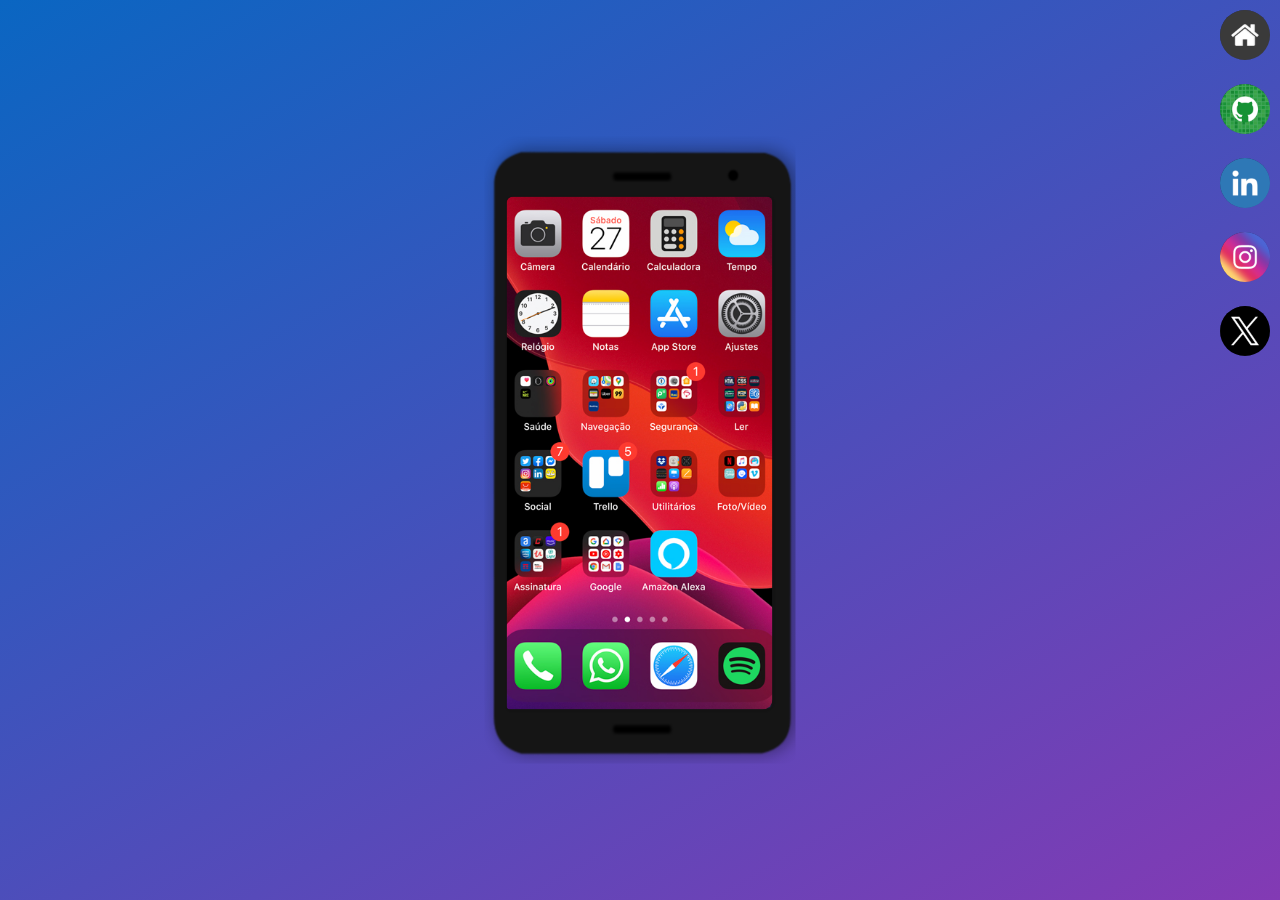
<file: index.html>
<!DOCTYPE html>
<!-- Declaração html5 -->
<html lang="pt-br">
    <!-- Define o idioma principal da pagina como portugues brasil -->
<head>
    <!-- Seção de metadados e configurações -->
    <meta charset="UTF-8">
    <!-- Codificação de caracteres UTF-8 para suportar acentos e caracteres especiais -->
    <meta name="viewport" content="width=device-width, initial-scale=1.0">
    <!-- Configuração de vieport-->

    <title>Pagina Inicial</title>
    <!-- Titulo da pagina (aba navegador) -->
    <link rel="shortcut icon" href="image/Favicon.png" type="image/x-icon">
    <!-- Favicon do site apare do lado esquerdo do titulo da pagina -->
     <link rel="stylesheet" href="css/style.css">
</head>
<body> <!-- Corpo principal do documento -->
    <main>

        <section id="phone"> <!-- Seção com ID "telefone" Contendo uma imagem de um telefone--> 
        
            <iframe src="home.html" name="tela" id="tela" frameborder="0"> seu navegador não é compativel com esse Iframe </iframe>

        </section>

        <section id="social-media"> <!-- Seção com ID "redes-sociais" contendo os ícones/link -->
            <a href="home.html" target="tela"> <img src="image/logo-home.jpg" alt="home"></a> <br>
            <a href="github.html" target="tela"> <img src="image/logo-github.jpg" alt="logo-github"></a><br>
            <a href="linkedin.html" target="tela"> <img src="image/logo-linkedin.png" alt="linkedin"></a><br>
            <a href="instagram.html" target="tela"> <img src="image/logo-instagram.jpg" alt="instagram"></a><br>
            <a href="x.html" target="tela"><img src="image/x.png" alt="x"></a> <br>
        </section>
    </main>
</body>
</html>
</file>
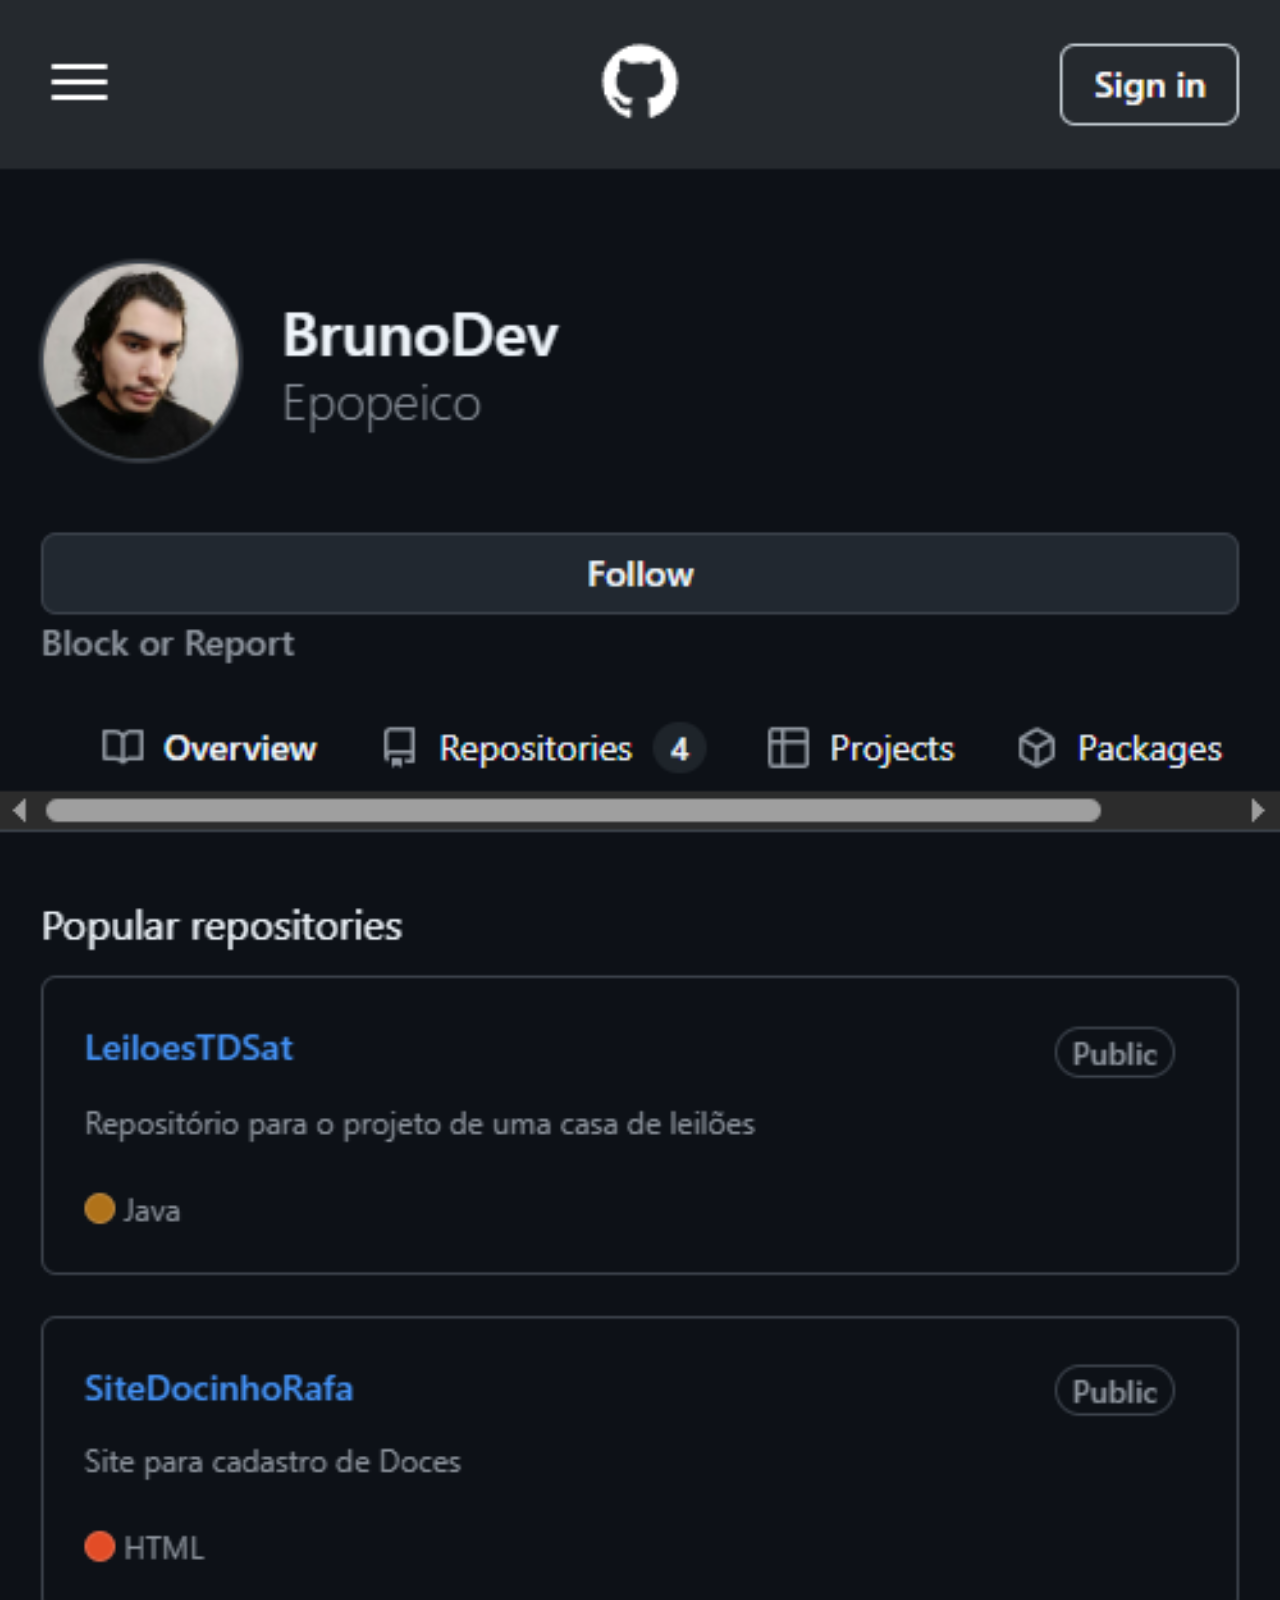
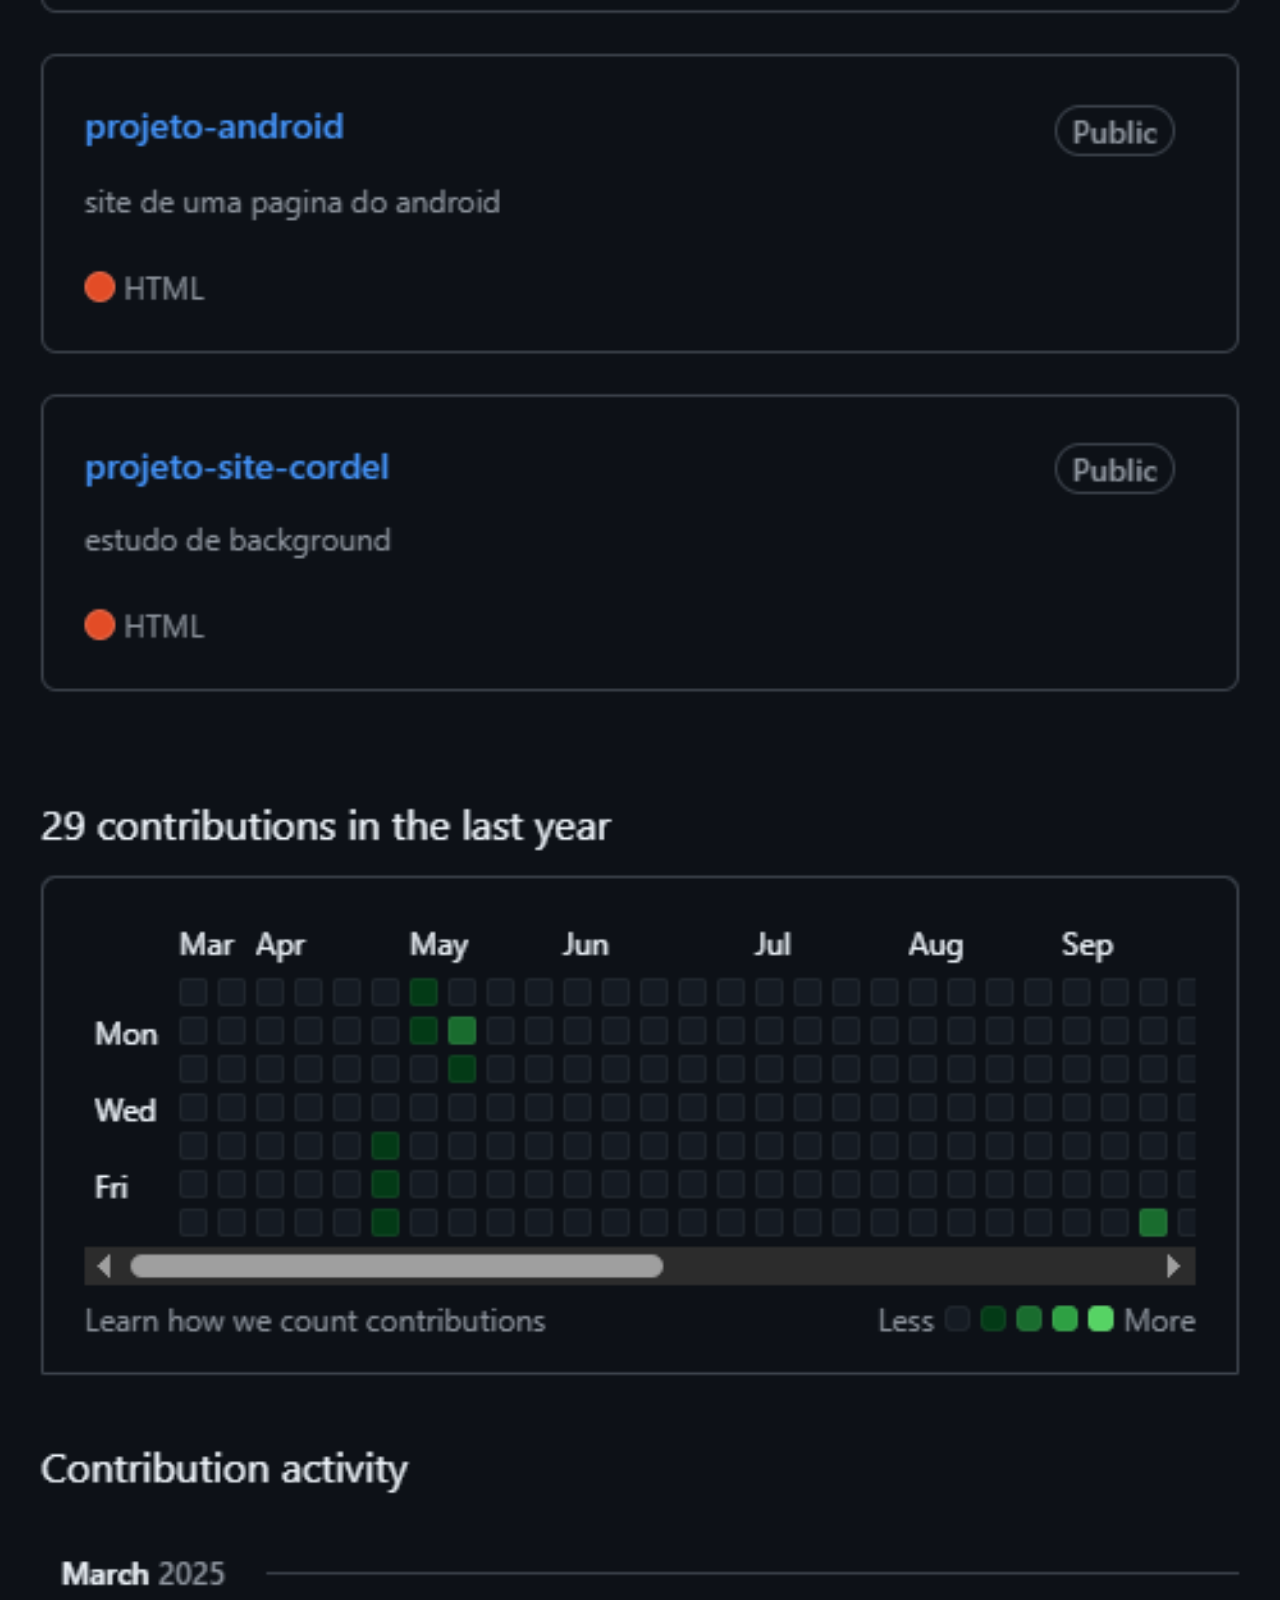
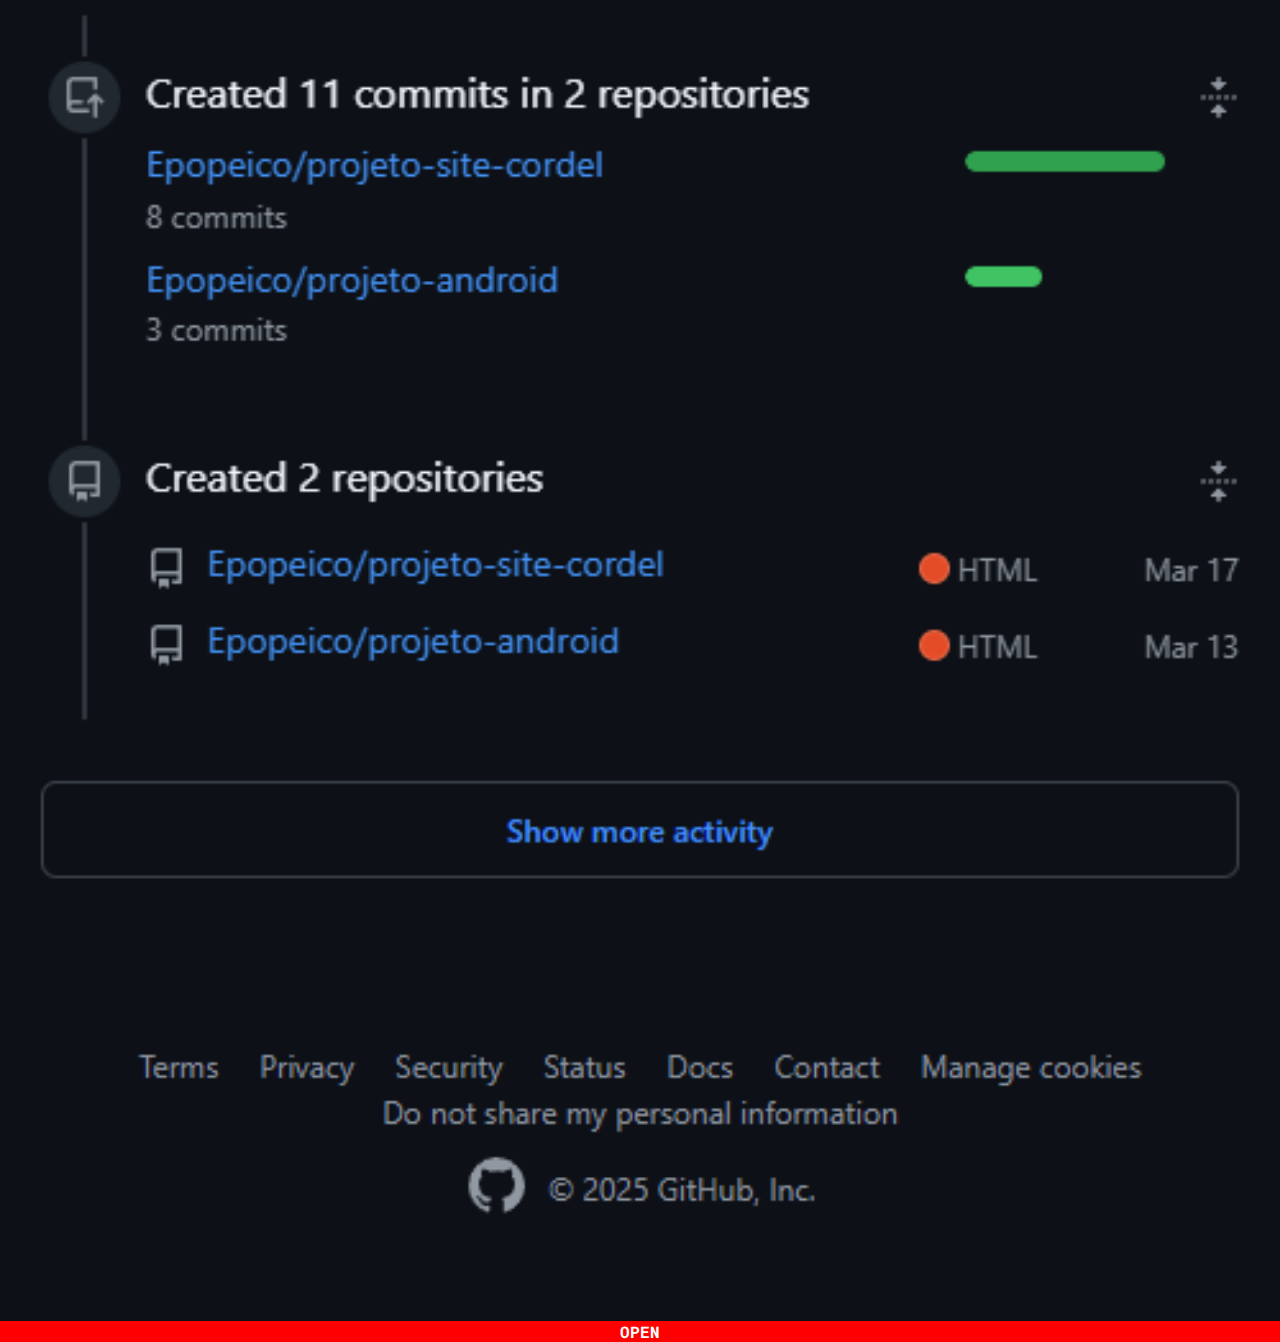
<file: github.html>
<!DOCTYPE html>
<html lang="pt-br">
<head>
    <meta charset="UTF-8">
    <meta name="viewport" content="width=device-width, initial-scale=1.0">
    <title>Github</title>
    <link rel="stylesheet" href="css/social-media.css">
    <link rel="shortcut icon" href="image/Favicon.png" type="image/x-icon">
</head>
<body>
    <img src="image/telaGithub.png" alt="Github">
    <a href="https://github.com/Epopeico" target="_blank">OPEN</a>
</body>
</html>
</file>
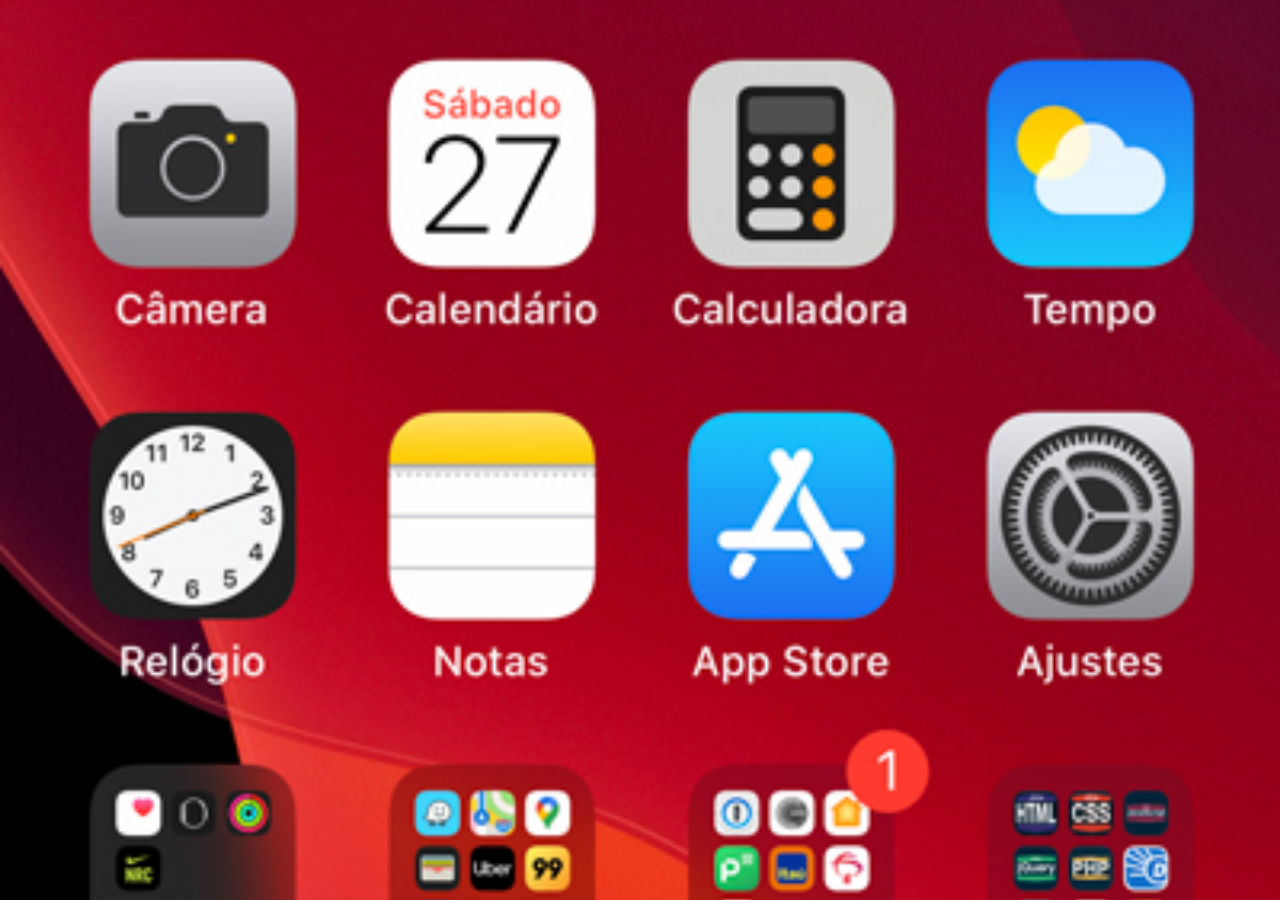
<file: home.html>
<!DOCTYPE html>
<html lang="pt-br">
<head>
    <meta charset="UTF-8">
    <meta name="viewport" content="width=device-width, initial-scale=1.0">
    <title>home</title>
    <link rel="shortcut icon" href="image/Favicon.png" type="image/x-icon">
    <style>
        *{
            margin: 0px;
            padding: 0px;
        }
        body {
            height: 100vh;
            width: 100vw;
            background: url(image/tela-home.jpg) no-repeat top center;
            background-size: cover;                 
        }
        
    </style>
</head>
<body>
</body>
</html>
</file>
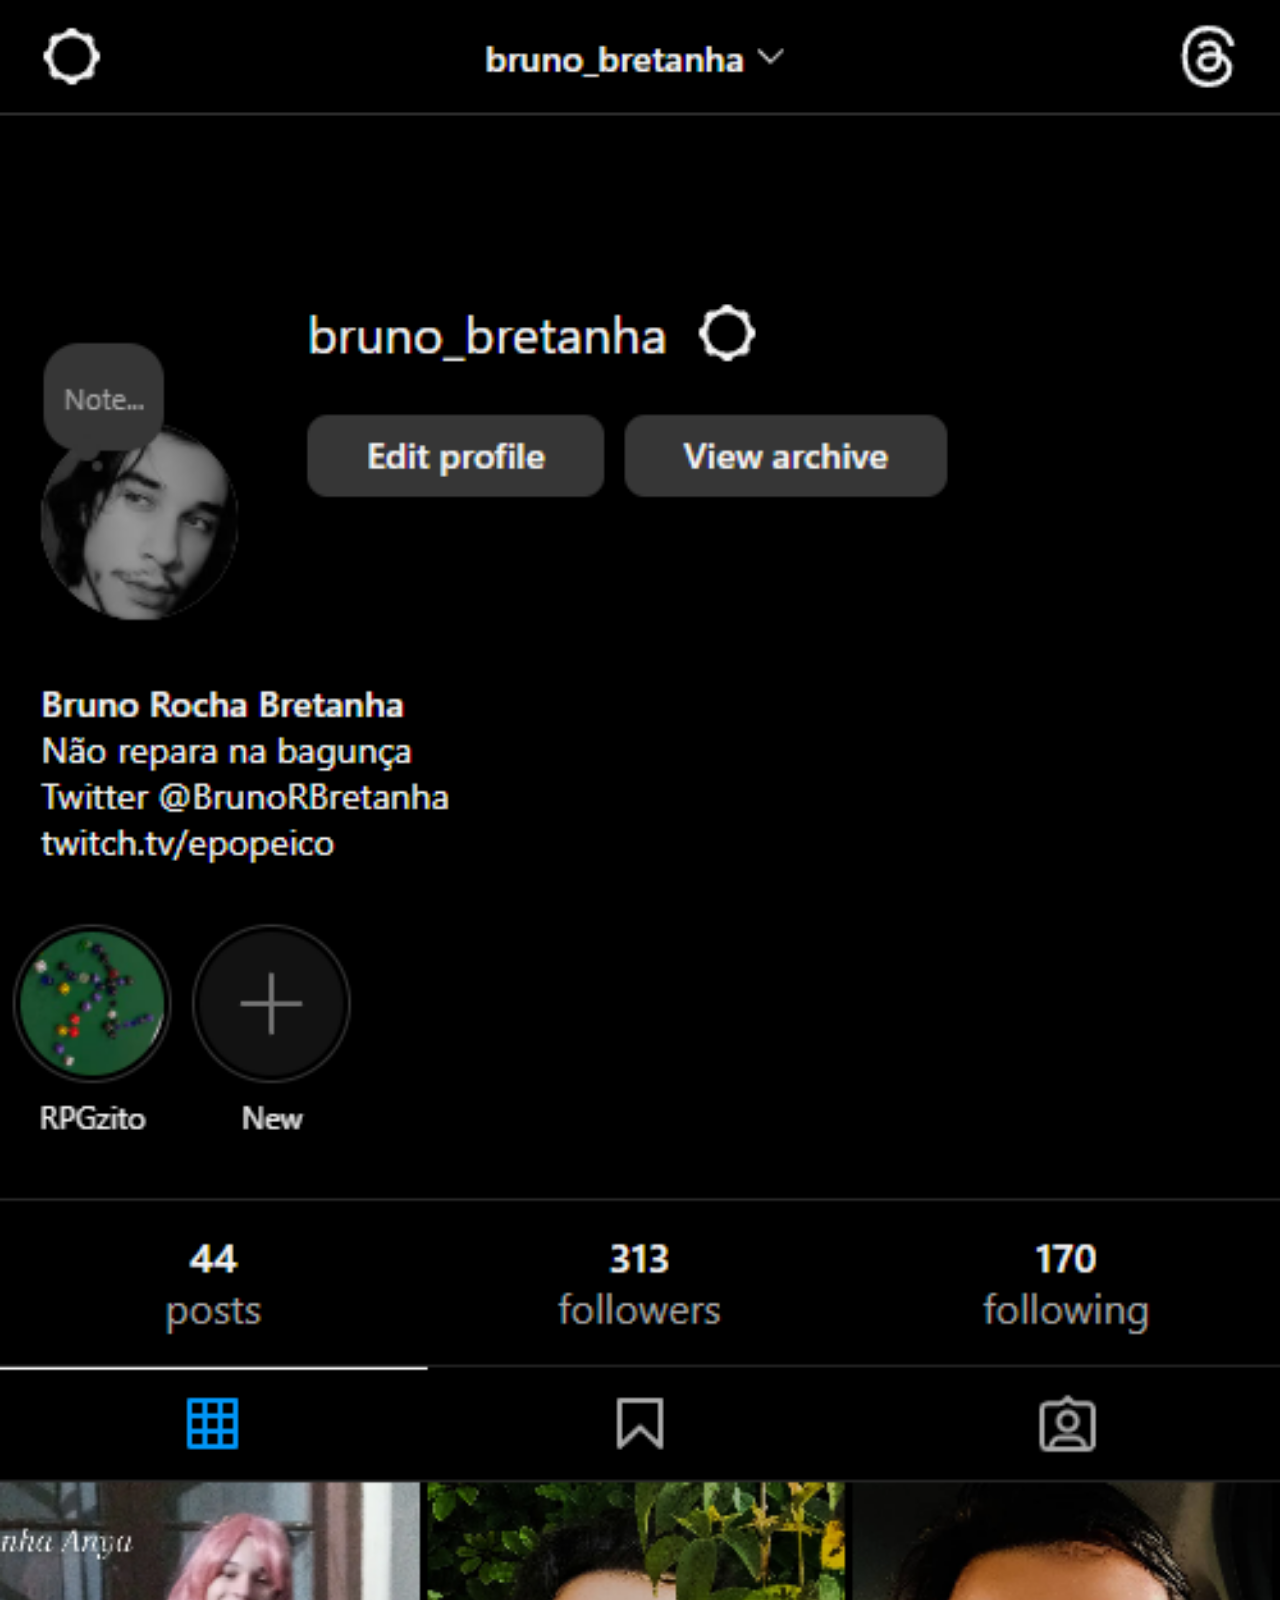
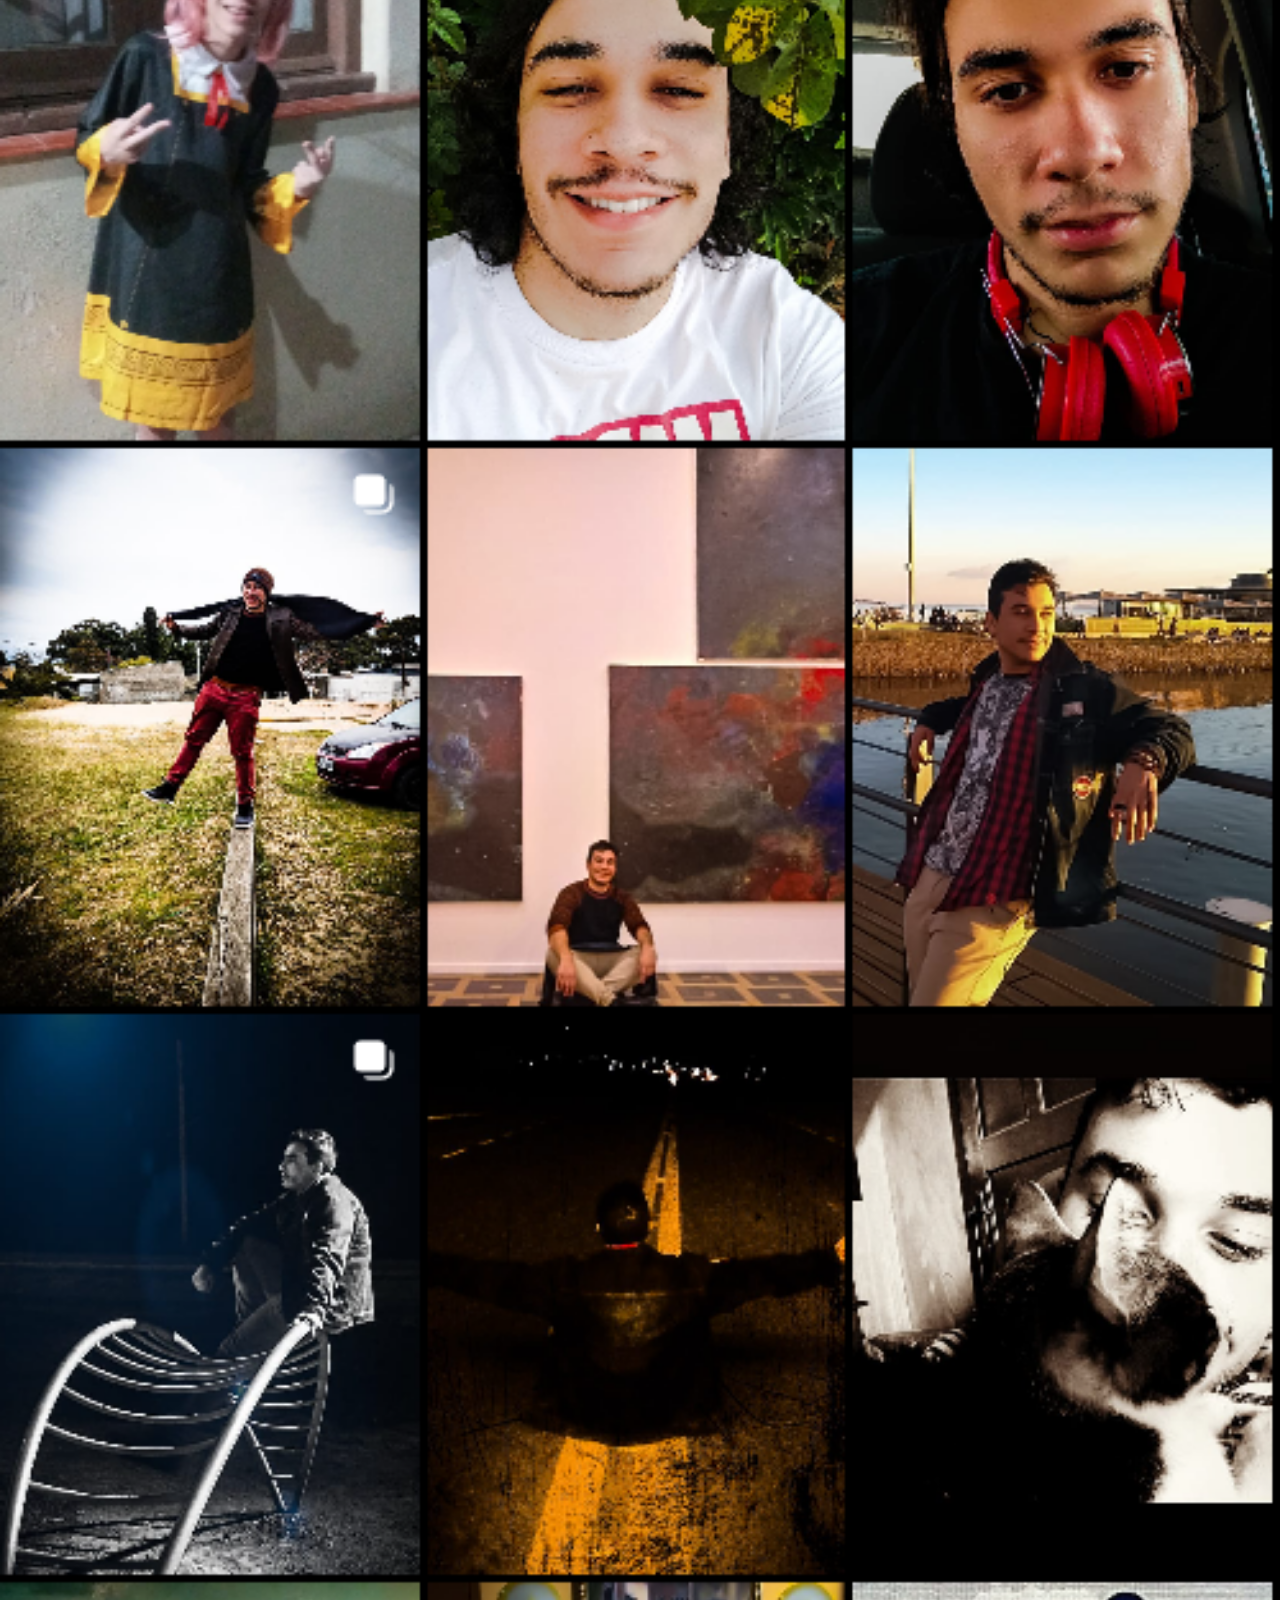
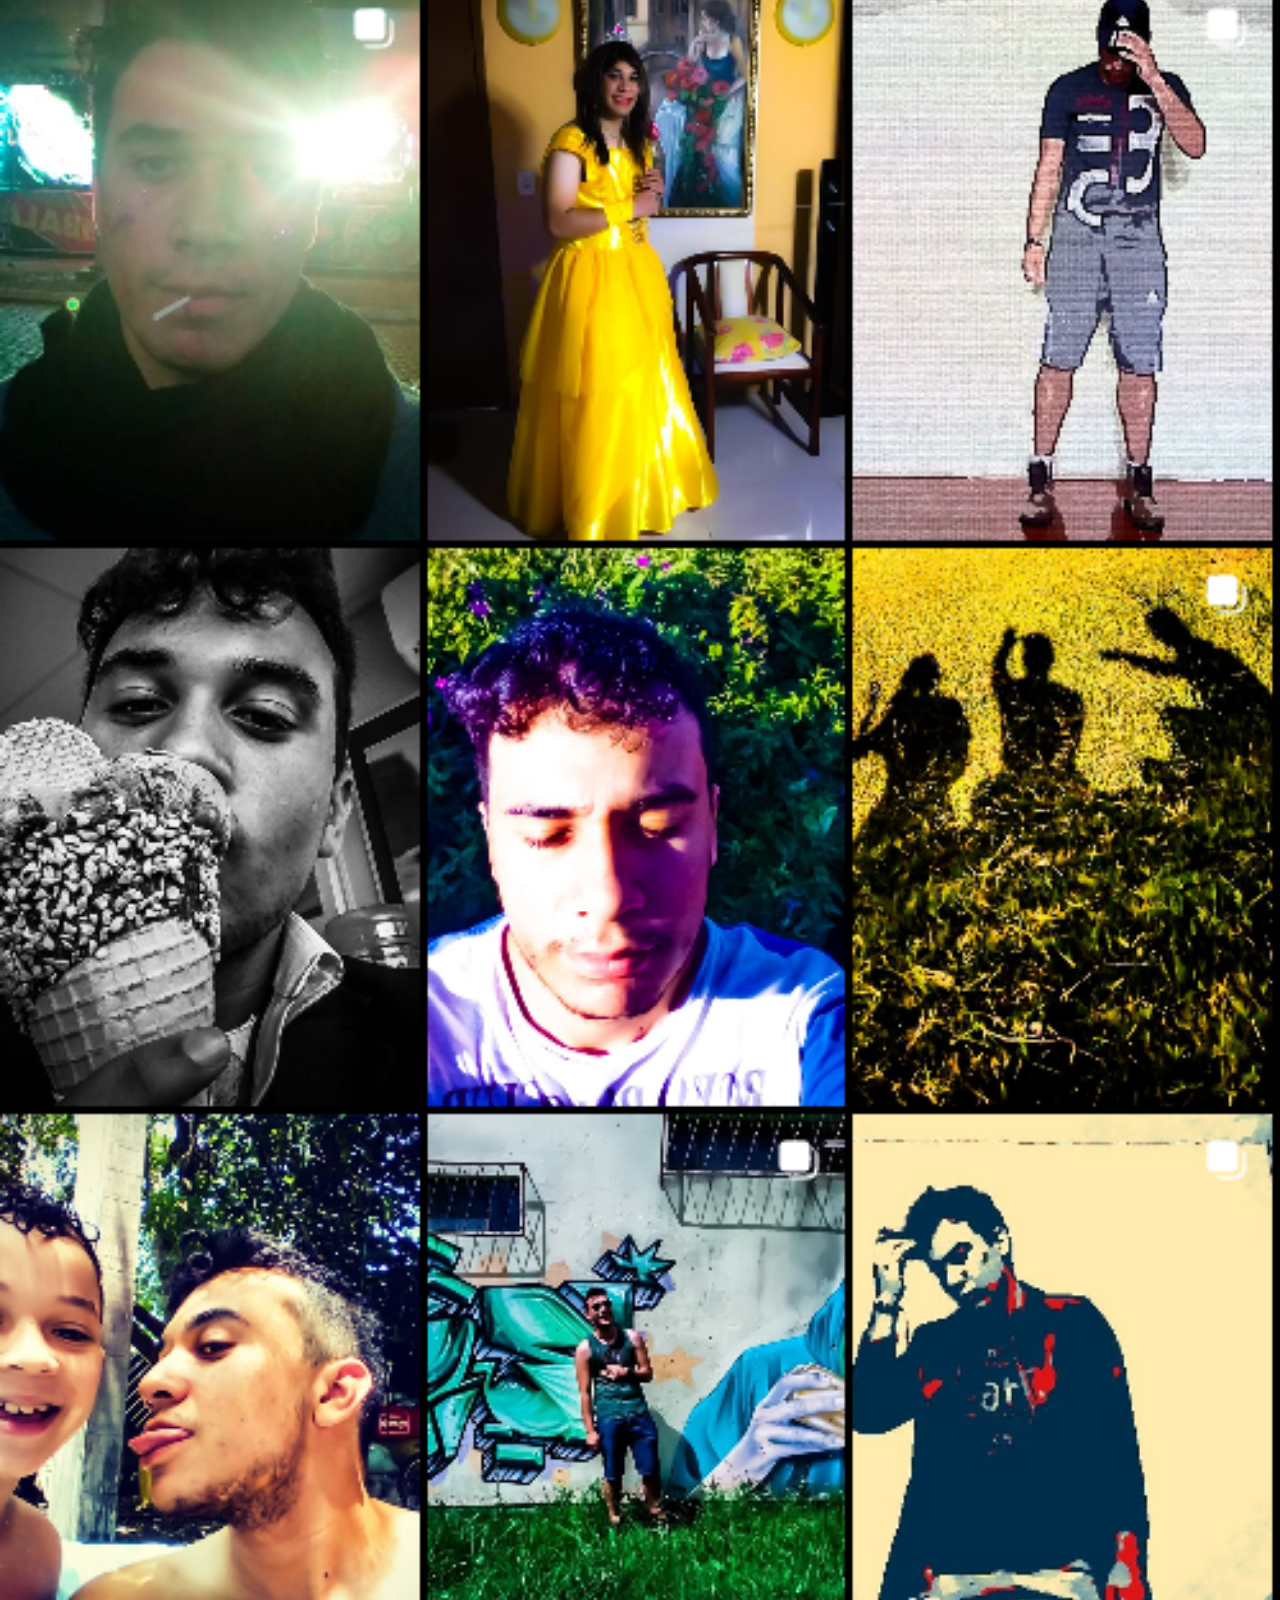
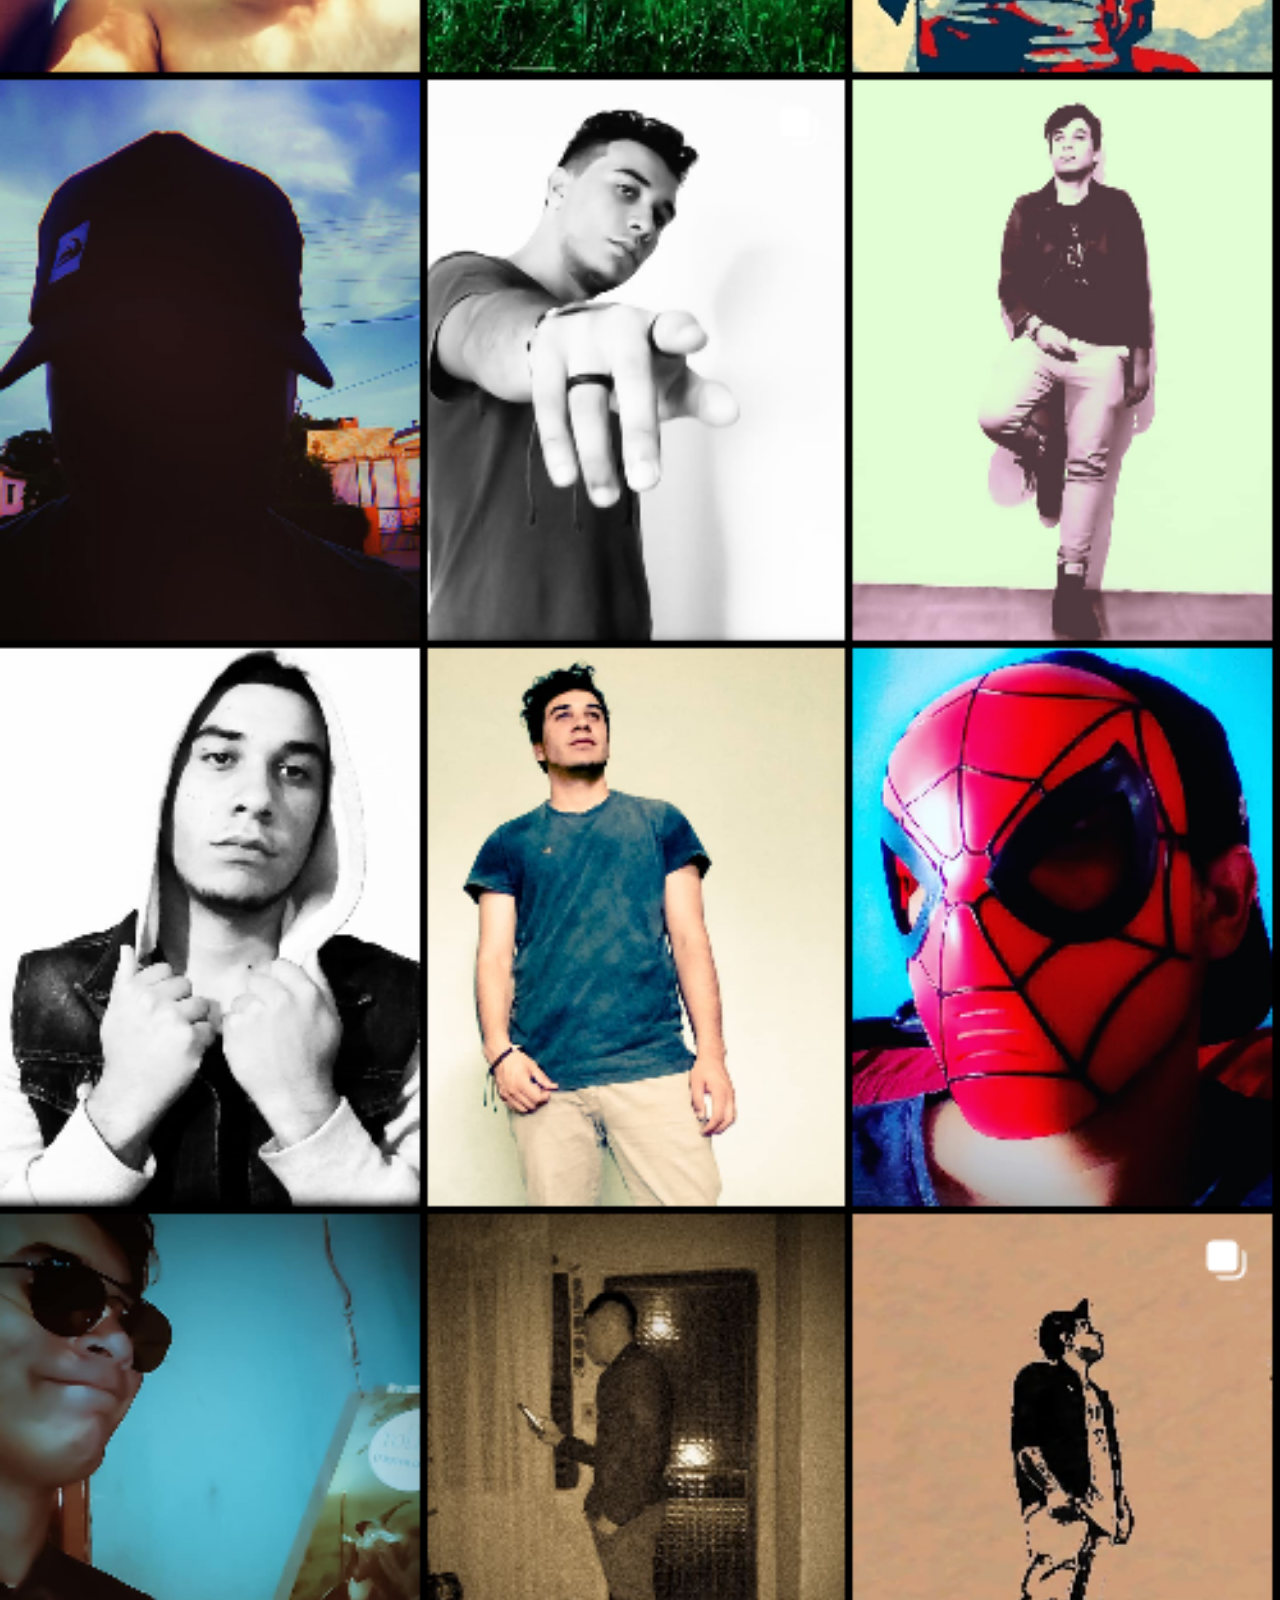
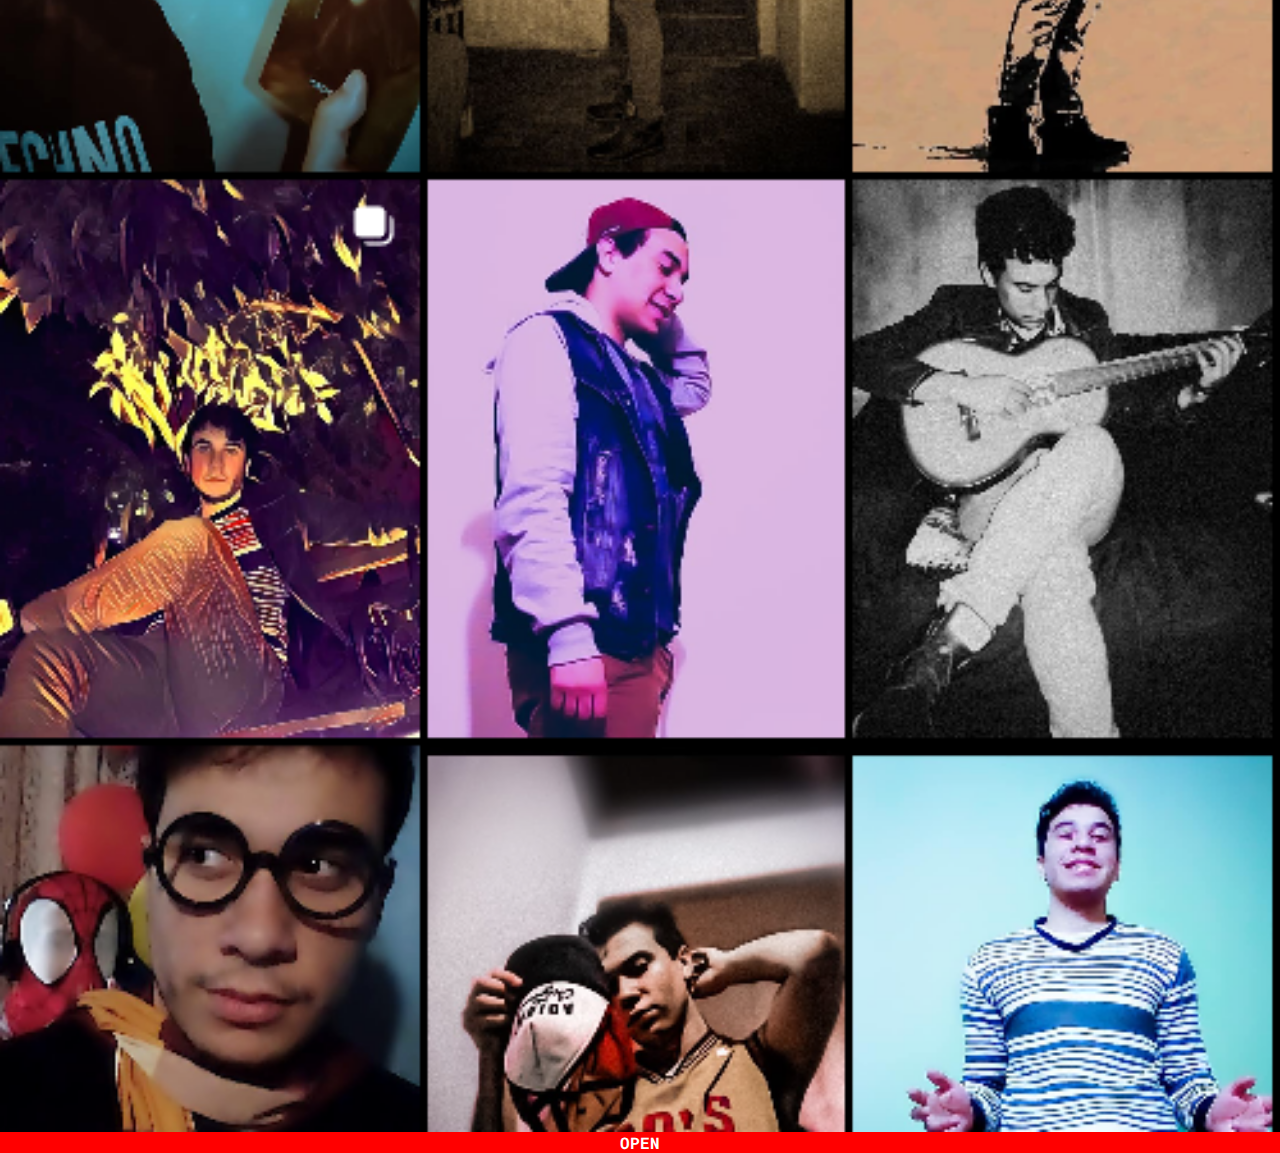
<file: instagram.html>
<!DOCTYPE html>
<html lang="pt-br">
<head>
    <meta charset="UTF-8">
    <meta name="viewport" content="width=device-width, initial-scale=1.0">
    <title>Instagram</title>
    <link rel="shortcut icon" href="image/Favicon.png" type="image/x-icon">
    <link rel="stylesheet" href="css/social-media.css">
</head>
<body>
        <img src="image/telaInstagram.png" alt="instagram">
        <a href="https://www.instagram.com/bruno_bretanha/" target="_blank">OPEN</a>
</body>
</html>
</file>
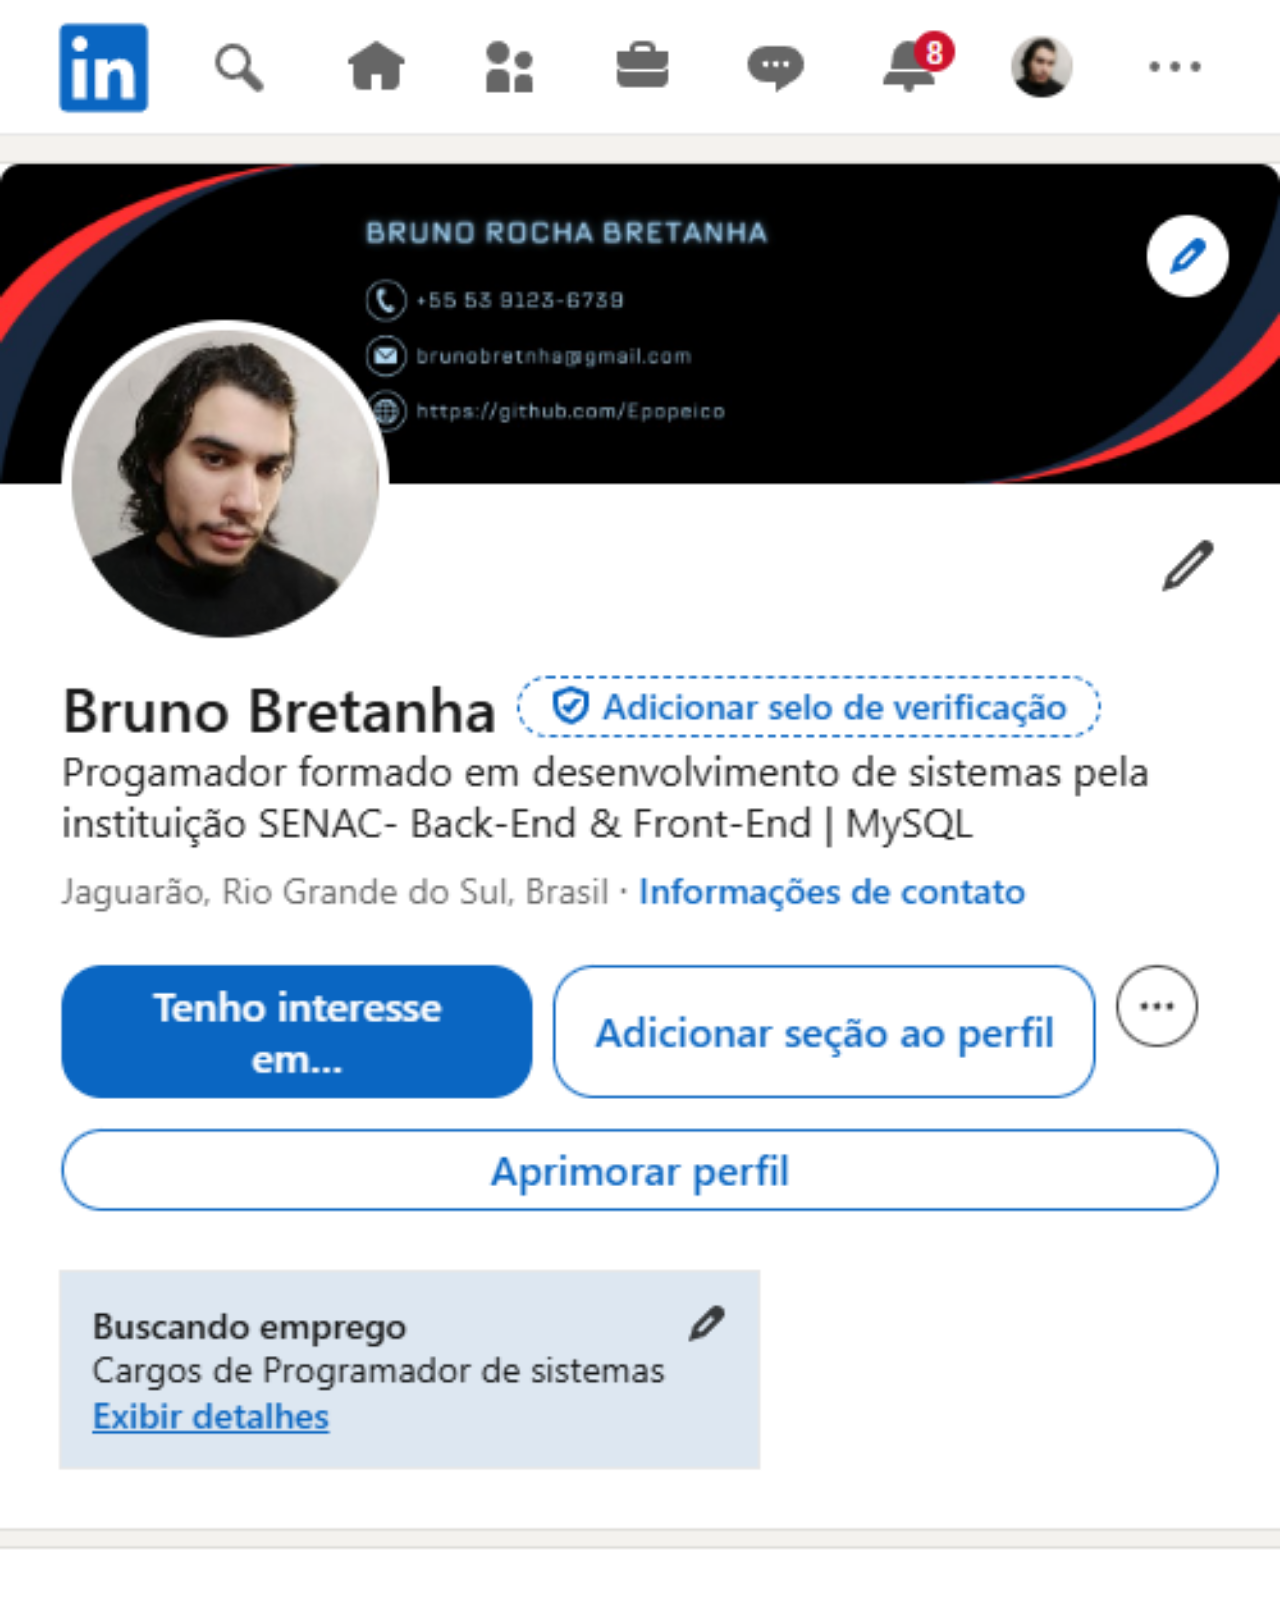
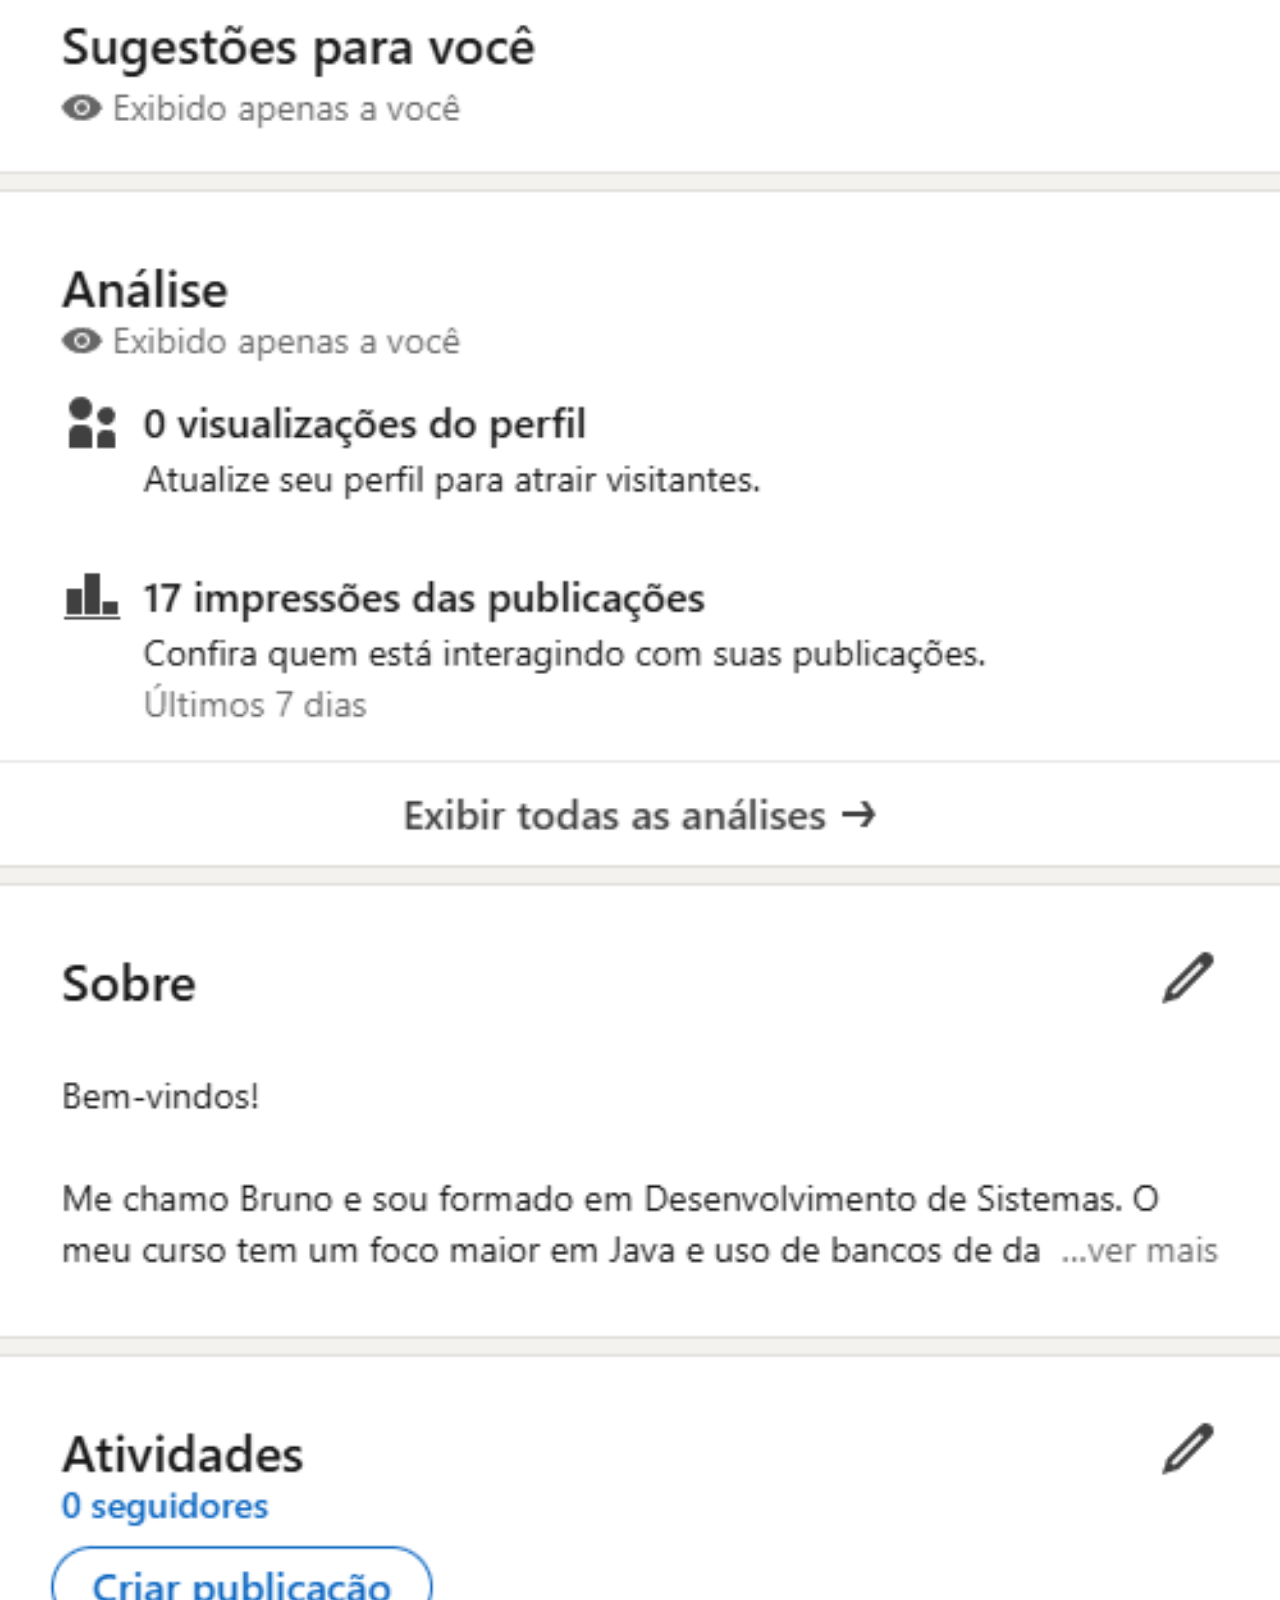
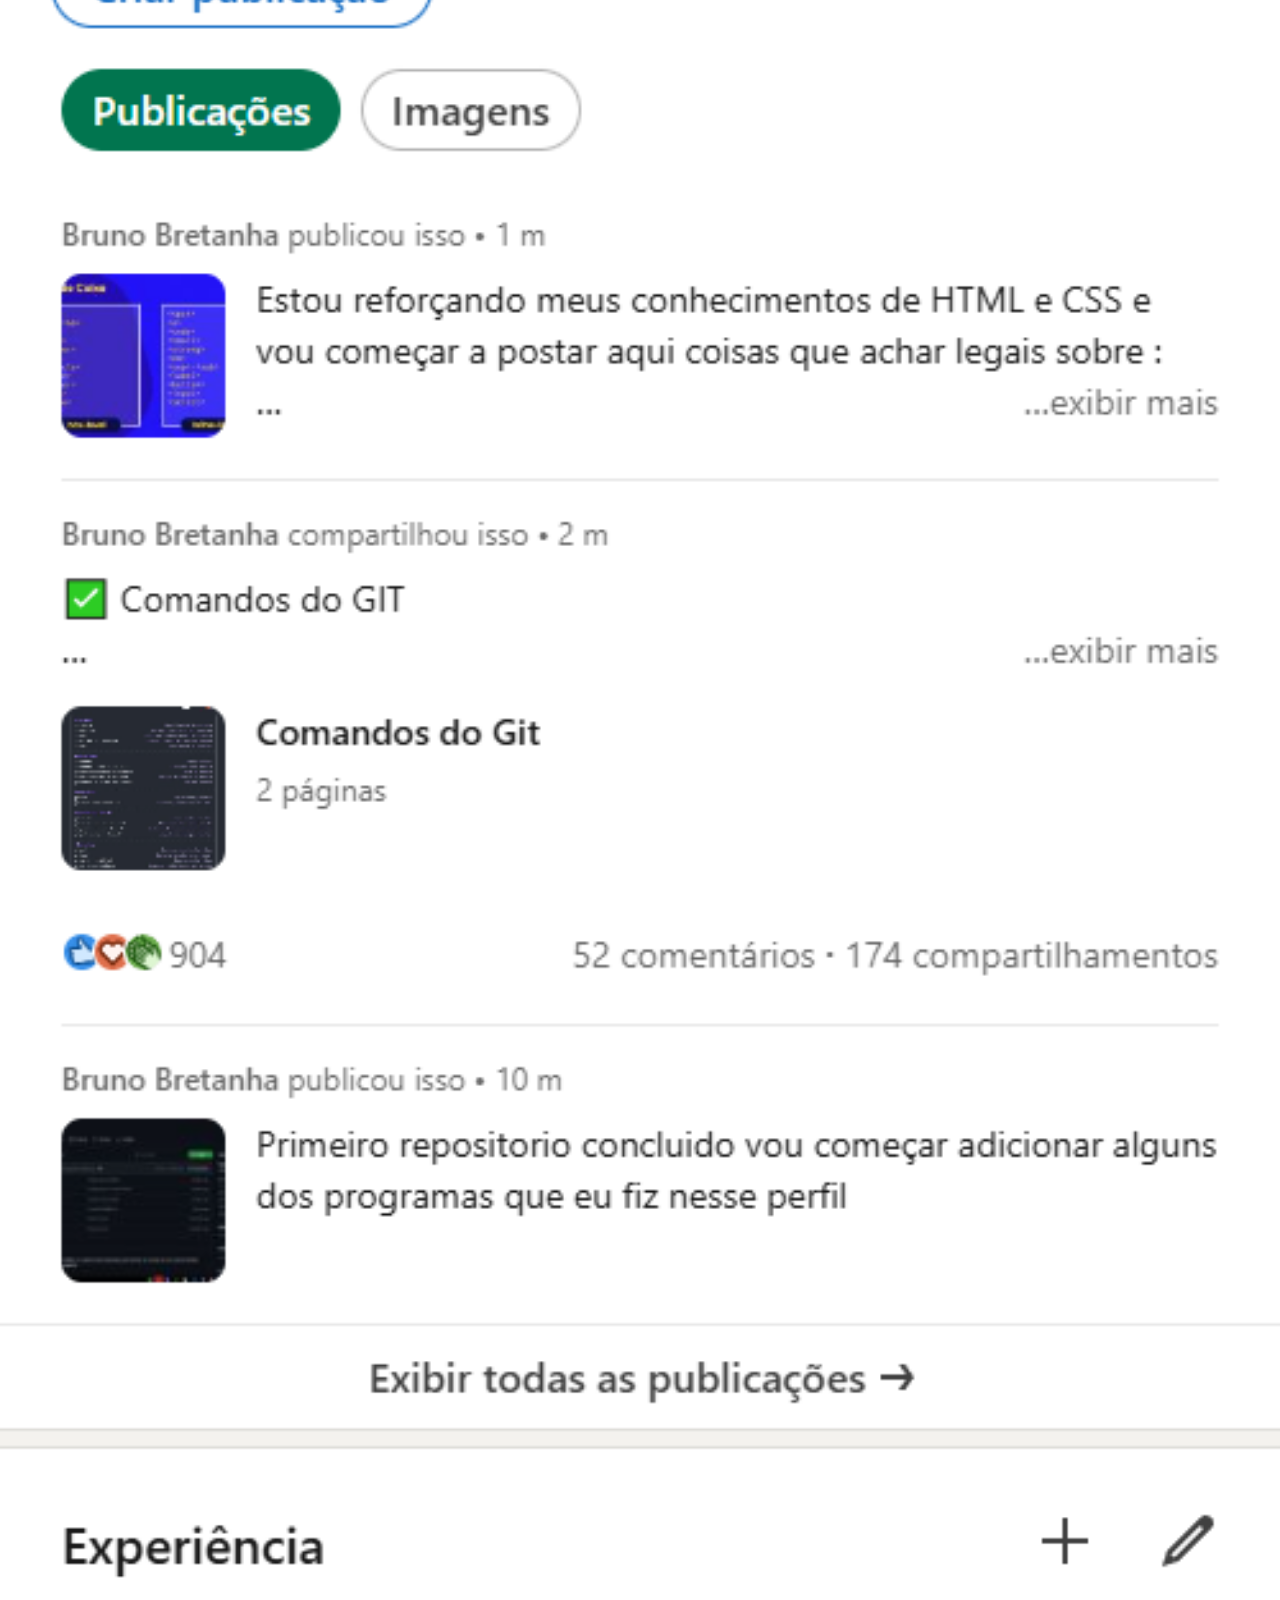
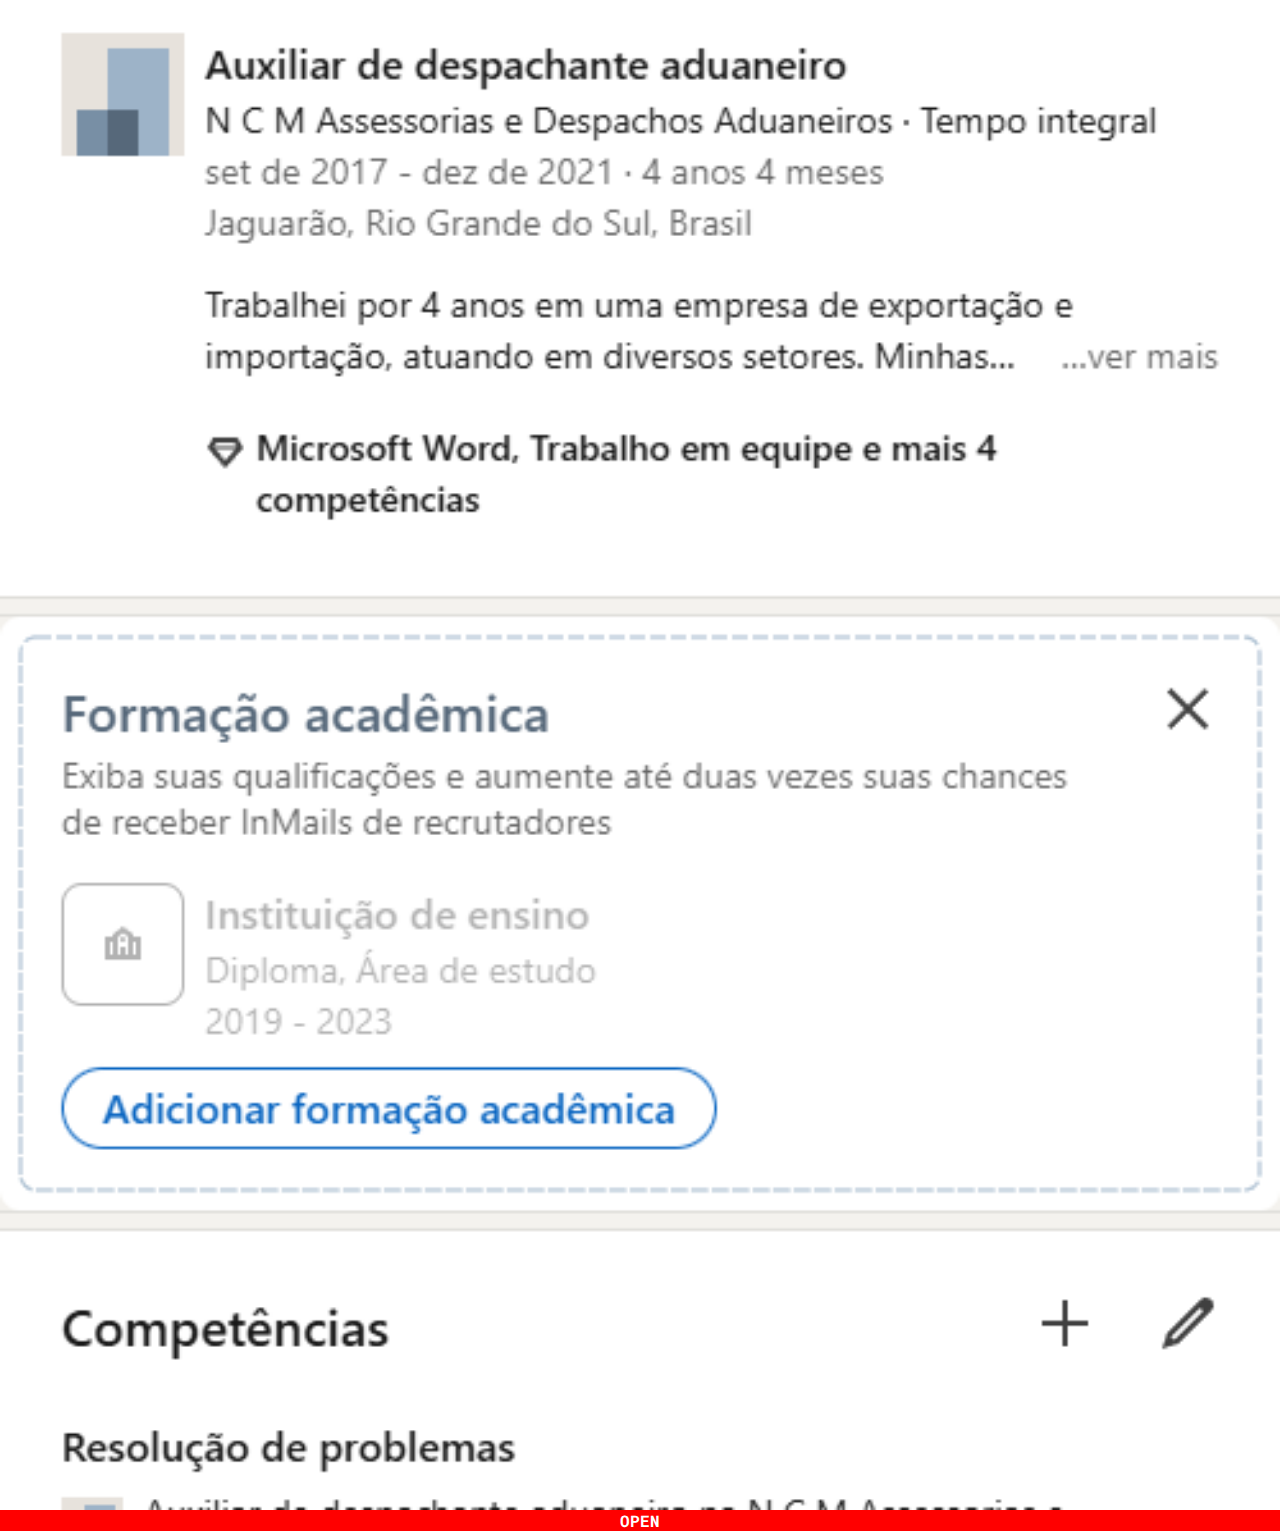
<file: linkedin.html>
<!DOCTYPE html>
<html lang="pt-br">
<head>
    <meta charset="UTF-8">
    <meta name="viewport" content="width=device-width, initial-scale=1.0">
    <title>Github</title>
    <link rel="stylesheet" href="css/social-media.css">
</head>
<body>
    <img src="image/telaLinkedin.png" alt="linkedin">
    <a href="https://www.linkedin.com/in/bruno-bretanha-3027a2259/" target="_blank">OPEN</a>
</body>
</html>
</file>
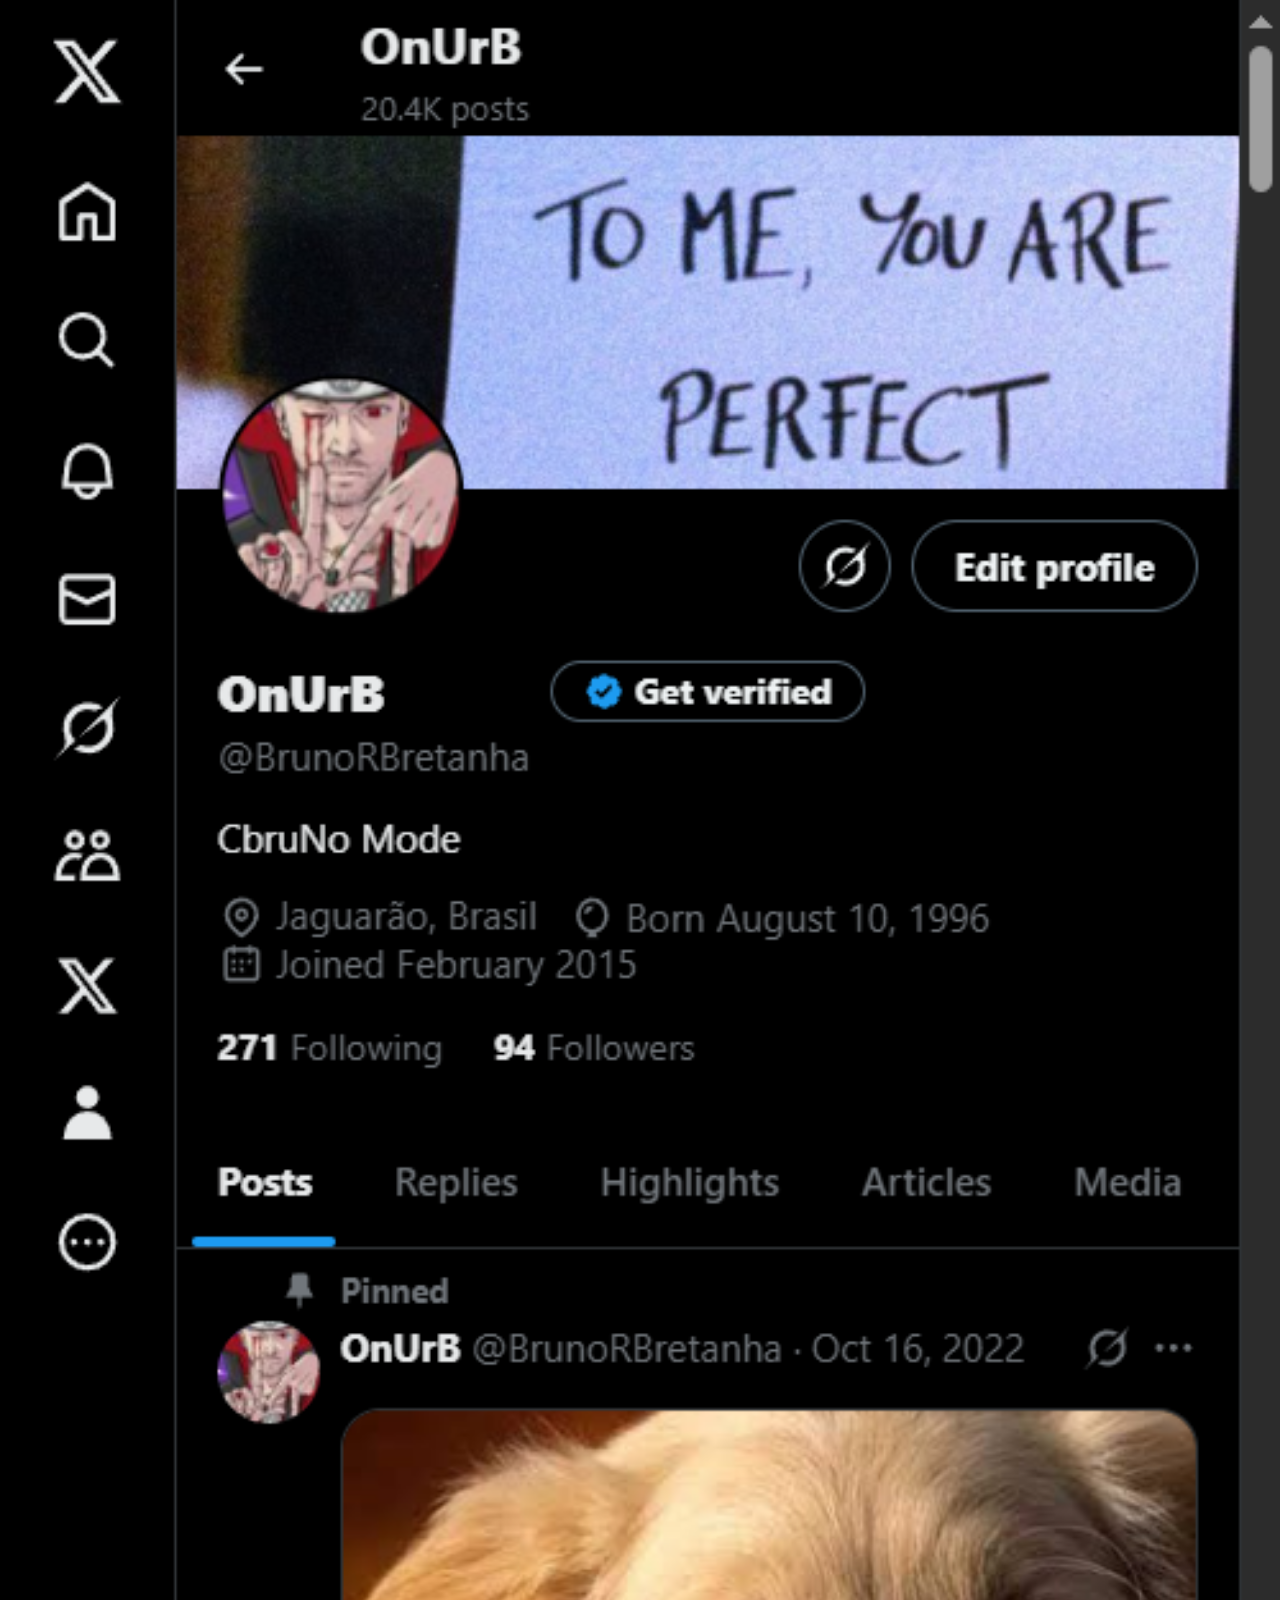
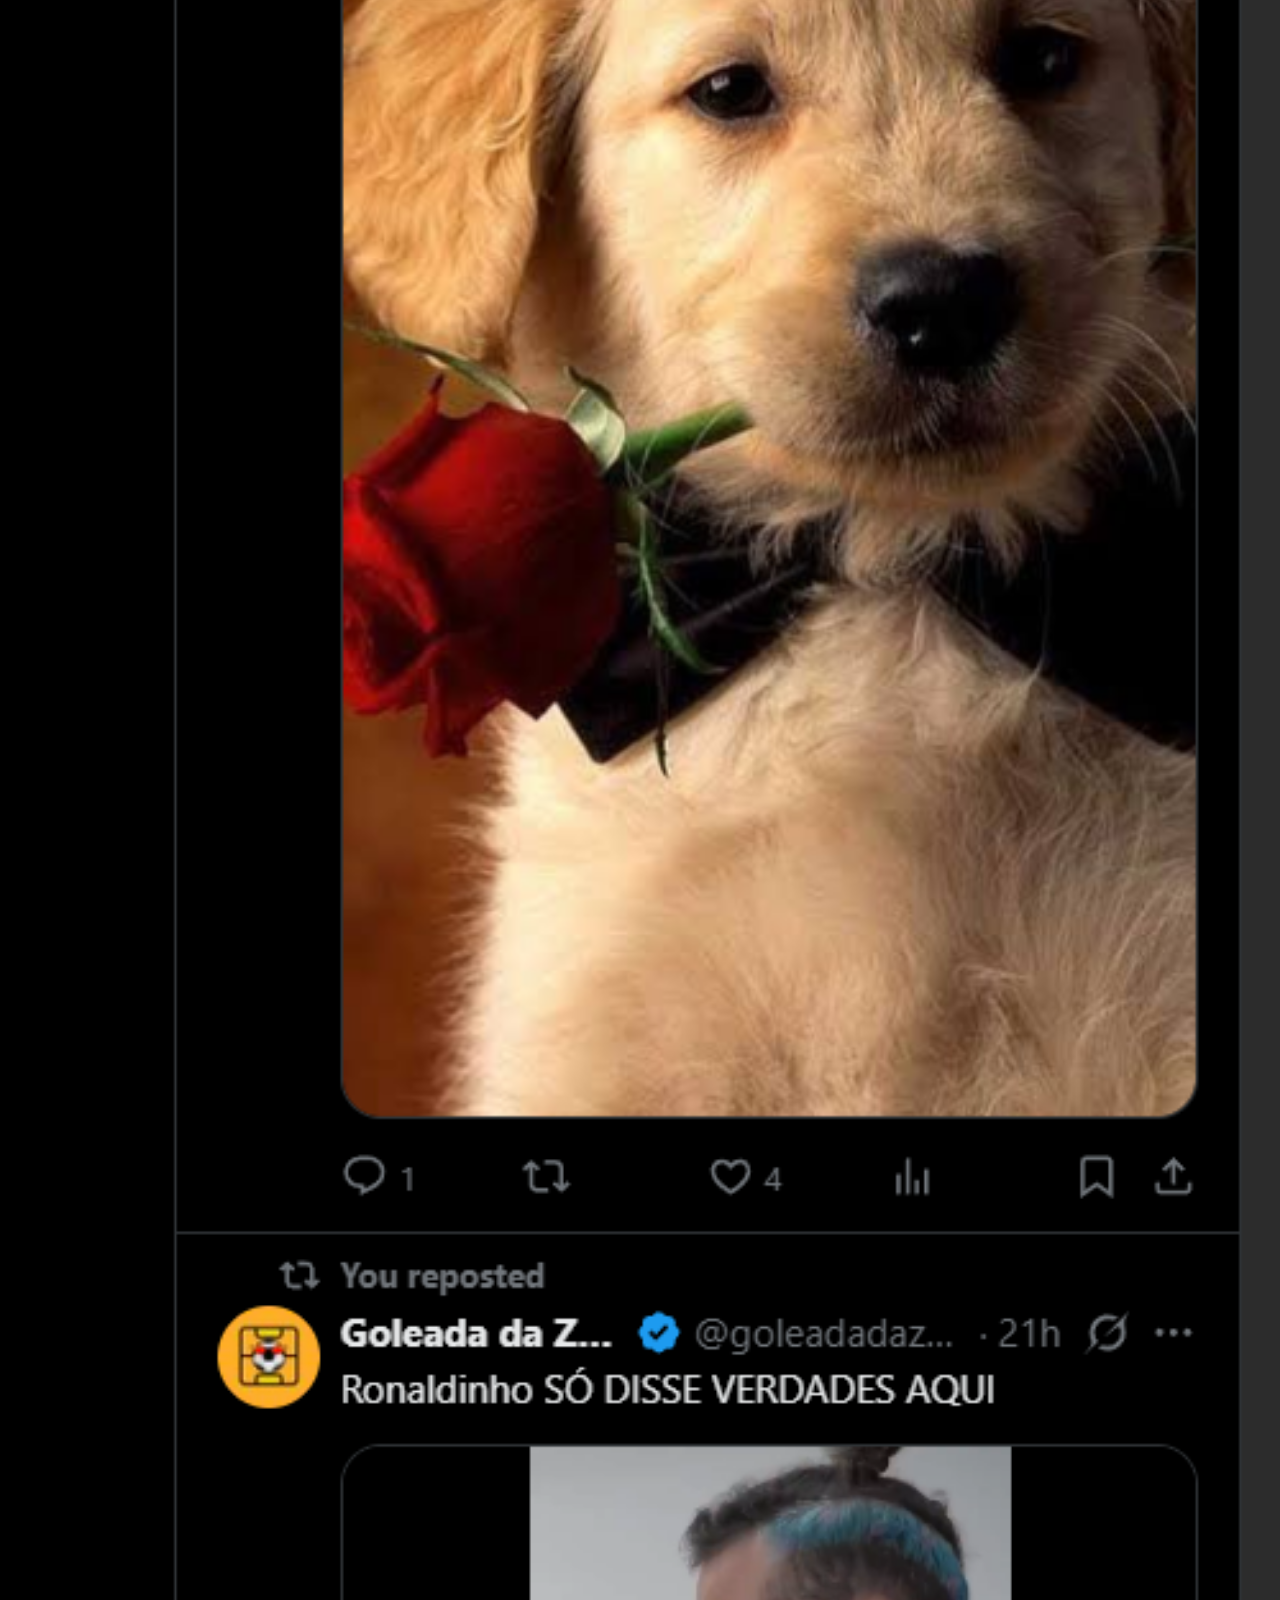
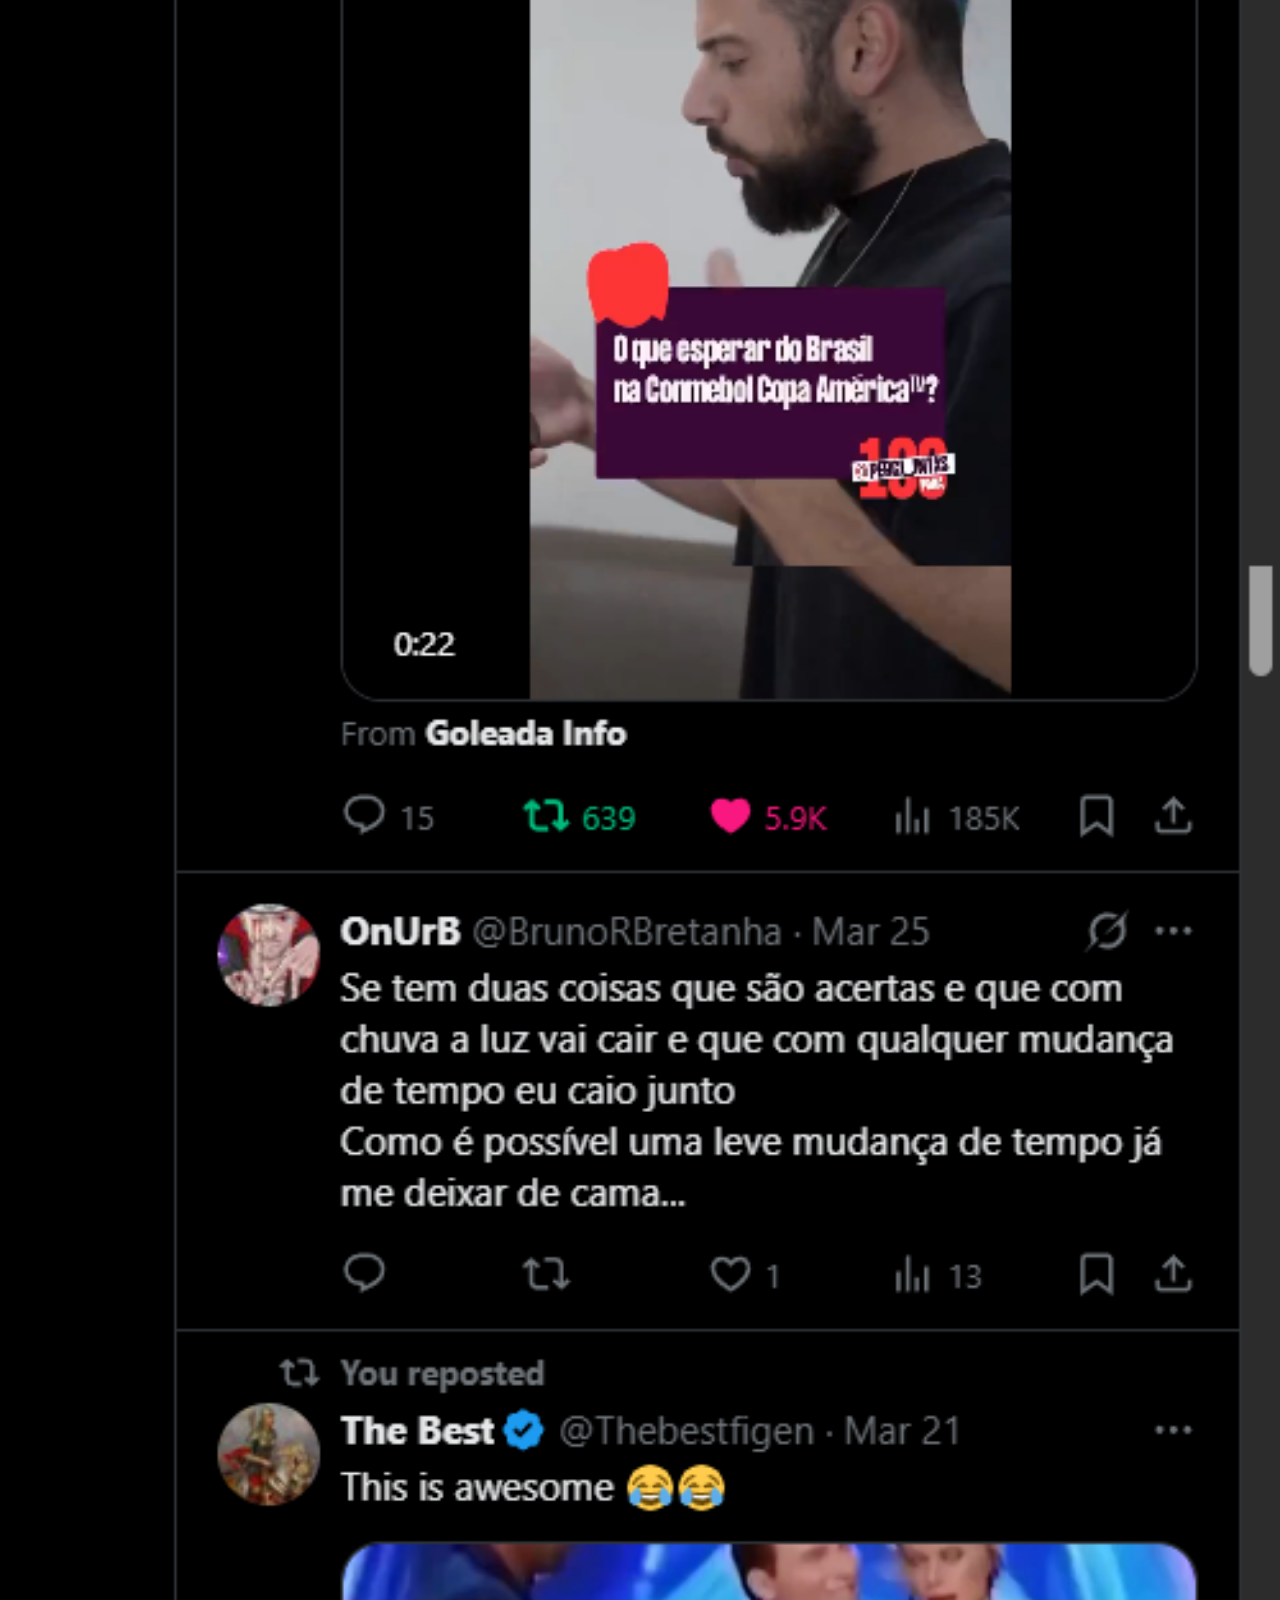
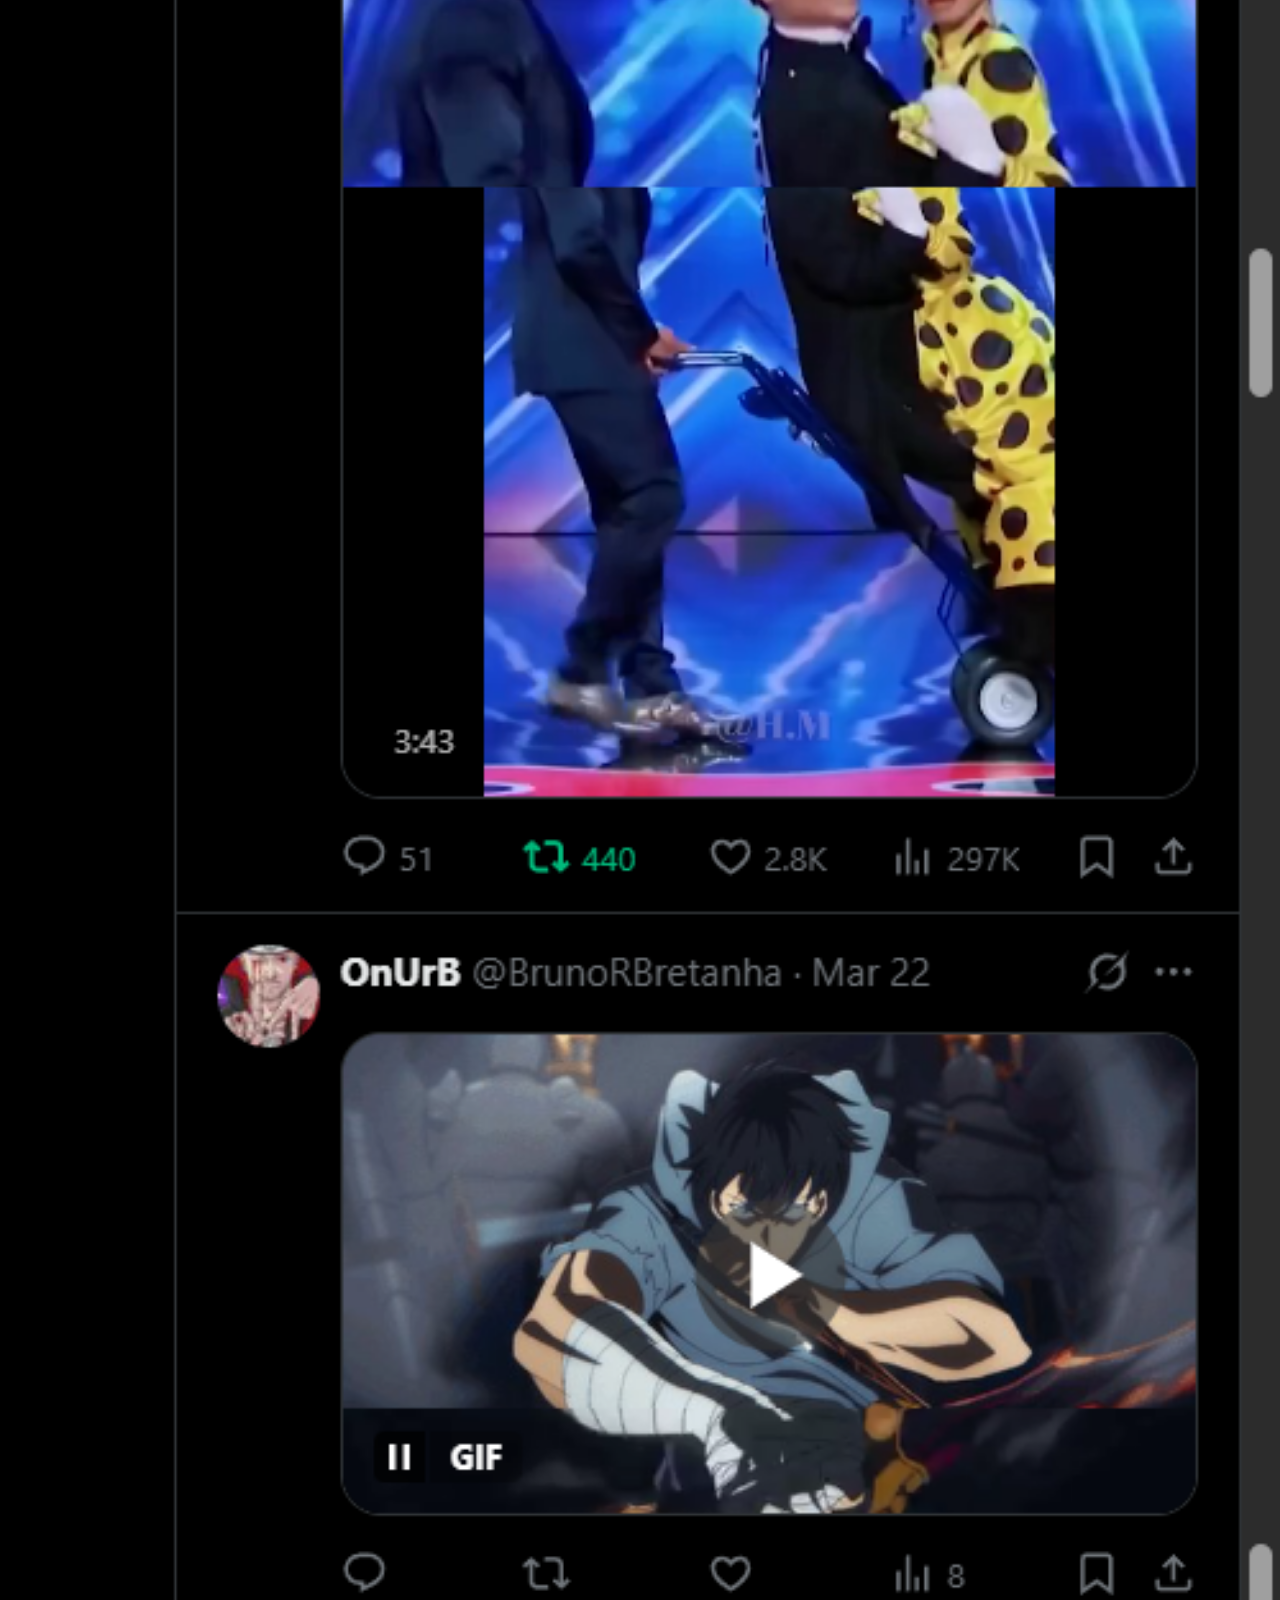
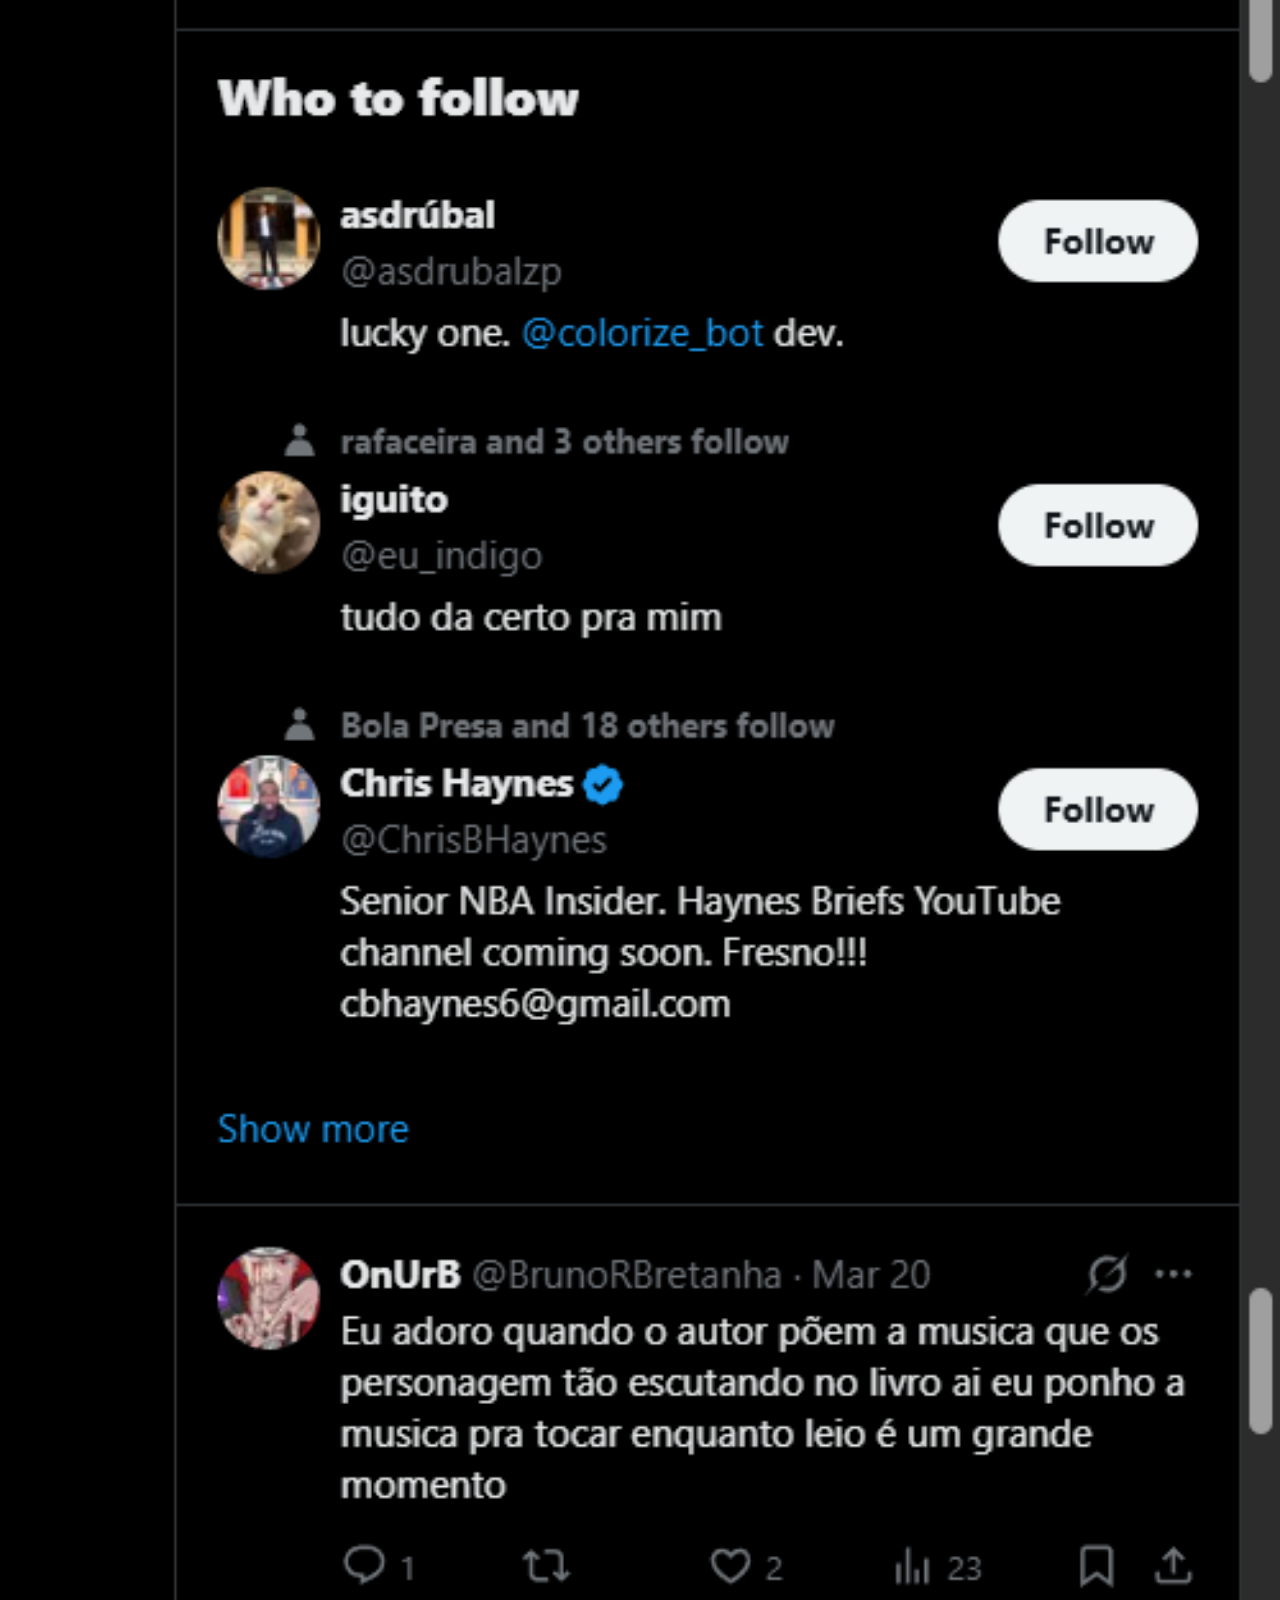
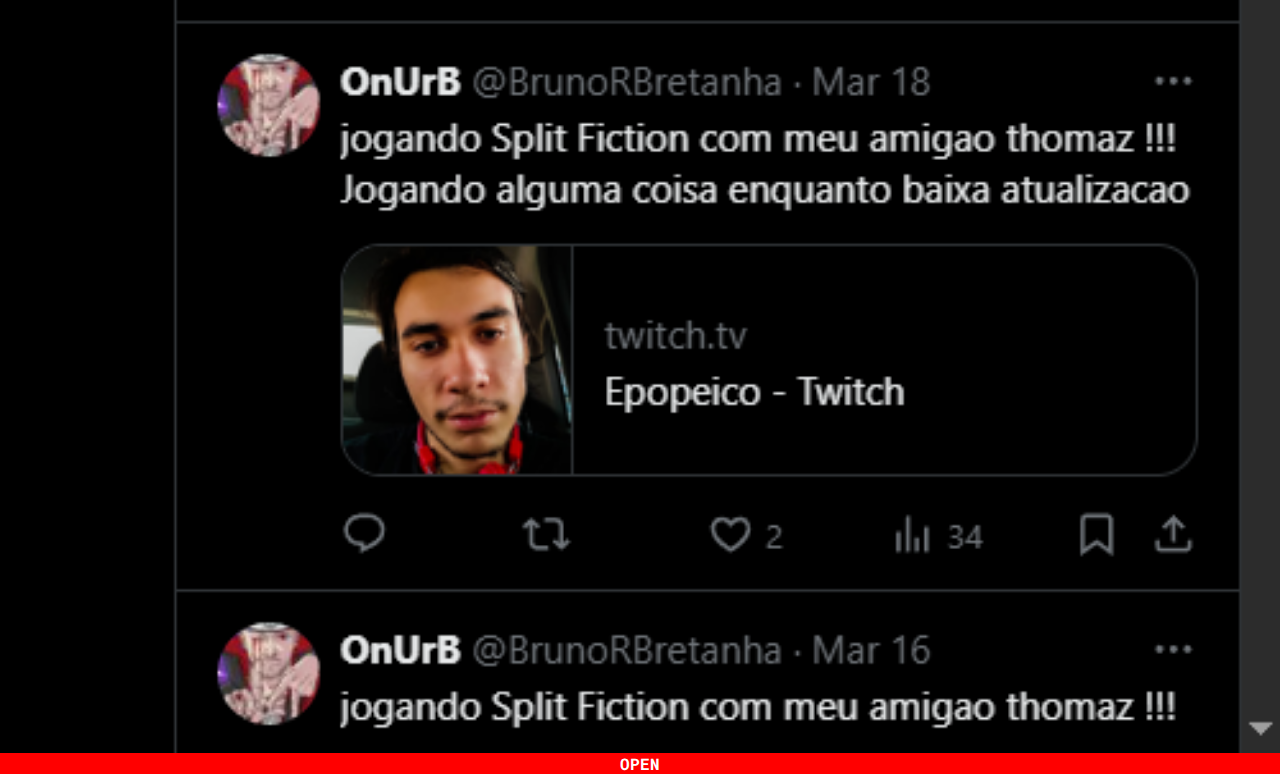
<file: x.html>
<!DOCTYPE html>
<html lang="pt-br">
<head>
    <meta charset="UTF-8">
    <meta name="viewport" content="width=device-width, initial-scale=1.0">
    <title>X</title>
    <link rel="shortcut icon" href="image/Favicon.png" type="image/x-icon">
    <link rel="stylesheet" href="css/social-media.css">
</head>
<body>
        <img src="image/telaX.png" alt="tela x">
        <a href="https://x.com/BrunoRBretanha" target="_blank">OPEN</a>
</body>
</html>
</file>
<file: css/social-media.css>
@charset "UFT-8";

@import url('https://fonts.googleapis.com/css2?family=Roboto+Mono:ital,wght@0,100..700;1,100..700&display=swap');

* {
    margin: 0px;
    padding: 0px;
    box-sizing: border-box;
    font-family: "Roboto Mono", monospace;
 }

 ::-webkit-scrollbar{
    width: 0px;
    height: 0px;
 }

img{
    width: 100vw;
    height: auto;
    display: block;
    max-width: 100%;
}

a{
    display: block;
    background-color: darkred;
    color: white;
    text-align: center;
    font-weight: bolder;
    text-decoration: none;
    transition: background-color 0.3s ease;
}

a {
    background-color: red;
    cursor: pointer;

}
</file>
<file: css/style.css>
@charset "UTF-8"; /* Define o charset (codificação de caracteres) como UTF-8 */


/* Reset básico - remove margens e paddings padrão de todos os elementos */
*{
    margin: 0px;
    padding: 0px;
}

/* Estilos para os elementos html e body */
html, body {
    /* Faz com que ocupem 100% da altura e largura da viewport */
    height: 100vh;
    width: 100vw;
     /* Cor de fundo preta */   
}

body {
    background: linear-gradient(150deg, #0A66C2, #833AB4);     
}

main {
    height: 100vh;
    position: relative;
}


section#phone {
    position: absolute;
    top: 50%;
    left: 50%;
    transform: translate(-50%, -50%);
    height: 627px;
    width: 311px;
    background: url('../image/frame-phone.png') no-repeat;
}

iframe#tela {
    position: relative;
    top: 60px;
    left: 22px;
    width: 266px;
    height: 513px;
    border-radius: 7px 6px 10px 4px;
    box-shadow: 1px 1px 1px 1px rgba(0, 0, 0, 0.09);
}

section#social-media {
    text-align: right;
}

section#social-media img {
    width: 50px;
    margin: 10px;
    border-radius: 50%;
    box-shadow: inset 2px 2px 5px rgba(0, 0, 0, 0.645);
    box-sizing: border-box;
}

section#social-media img:hover {
    border: 2px solid rgba(255, 255, 255, 0.63);
    transform: translate(-3px, -3px);
    box-shadow: 5px 5px 10px rgba(0, 0, 0, 0.633);
    transition: transform .3s, border 1s;
}
</file>
